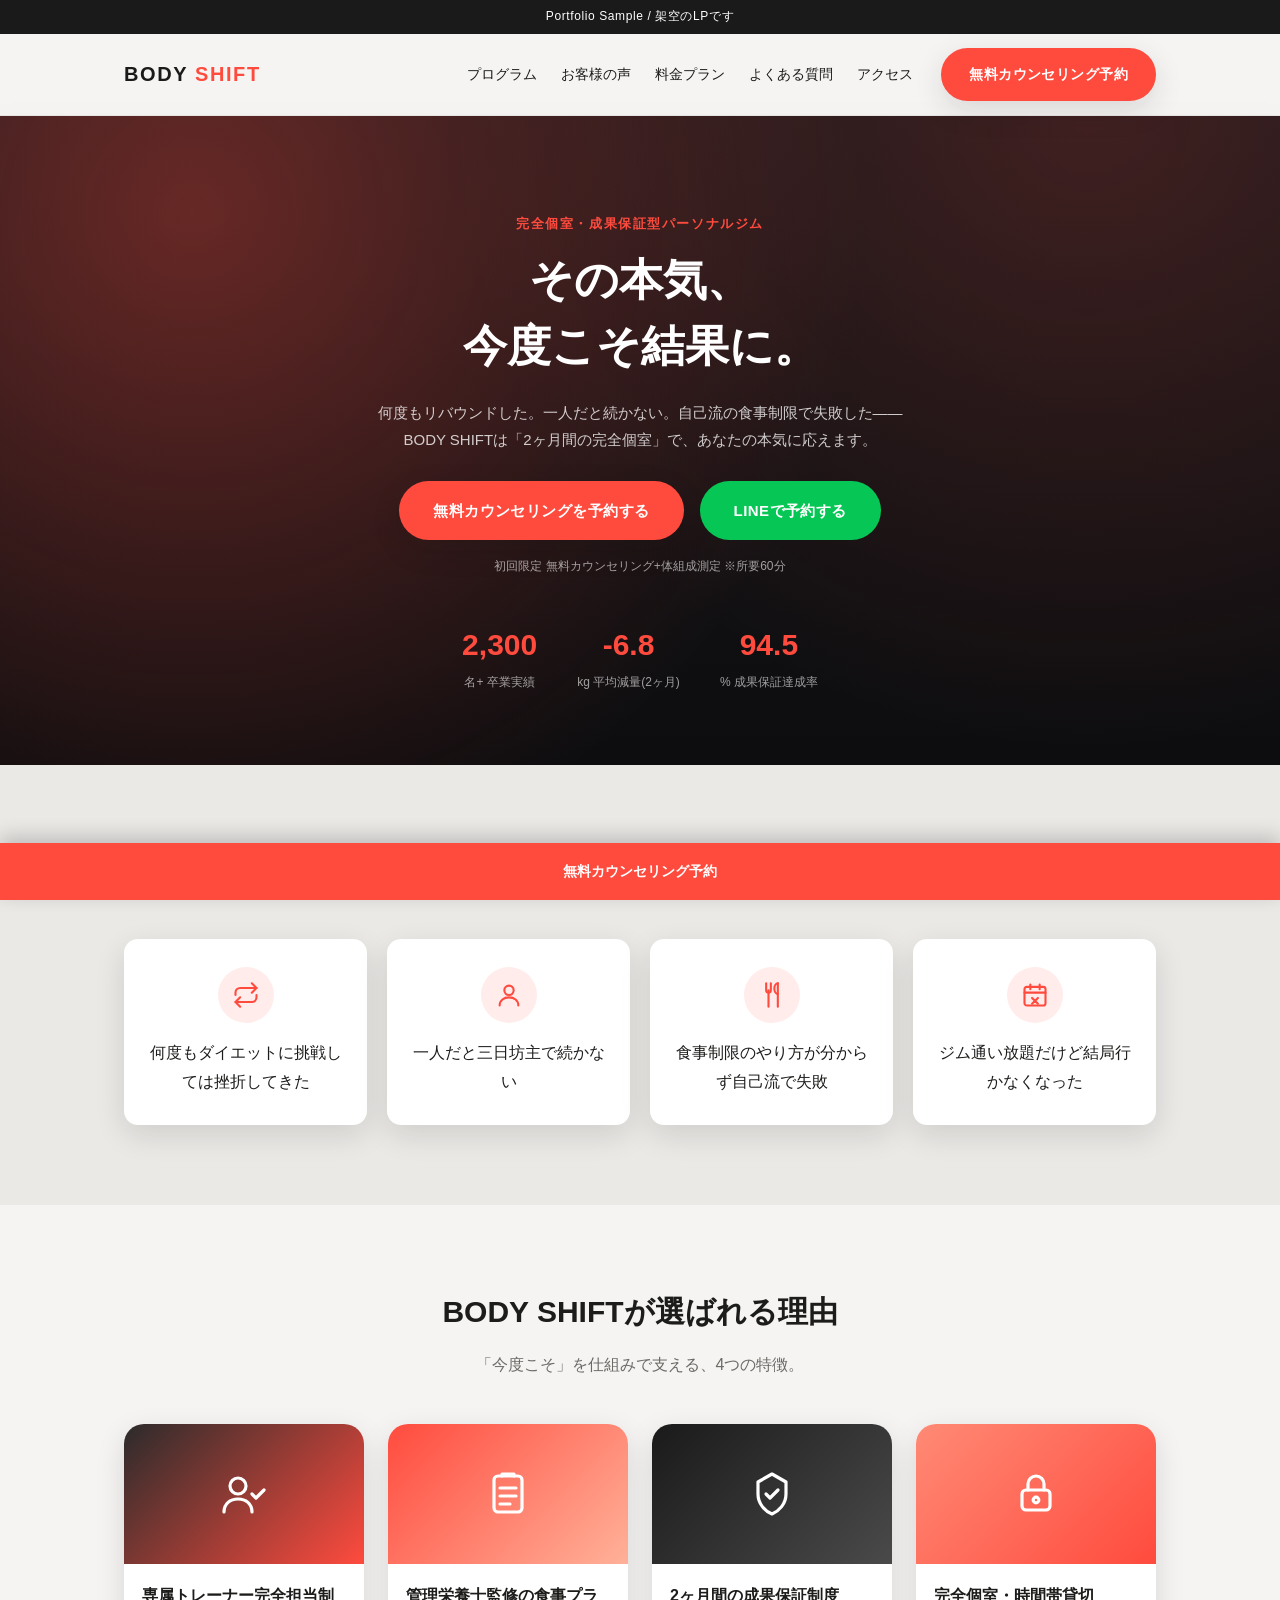
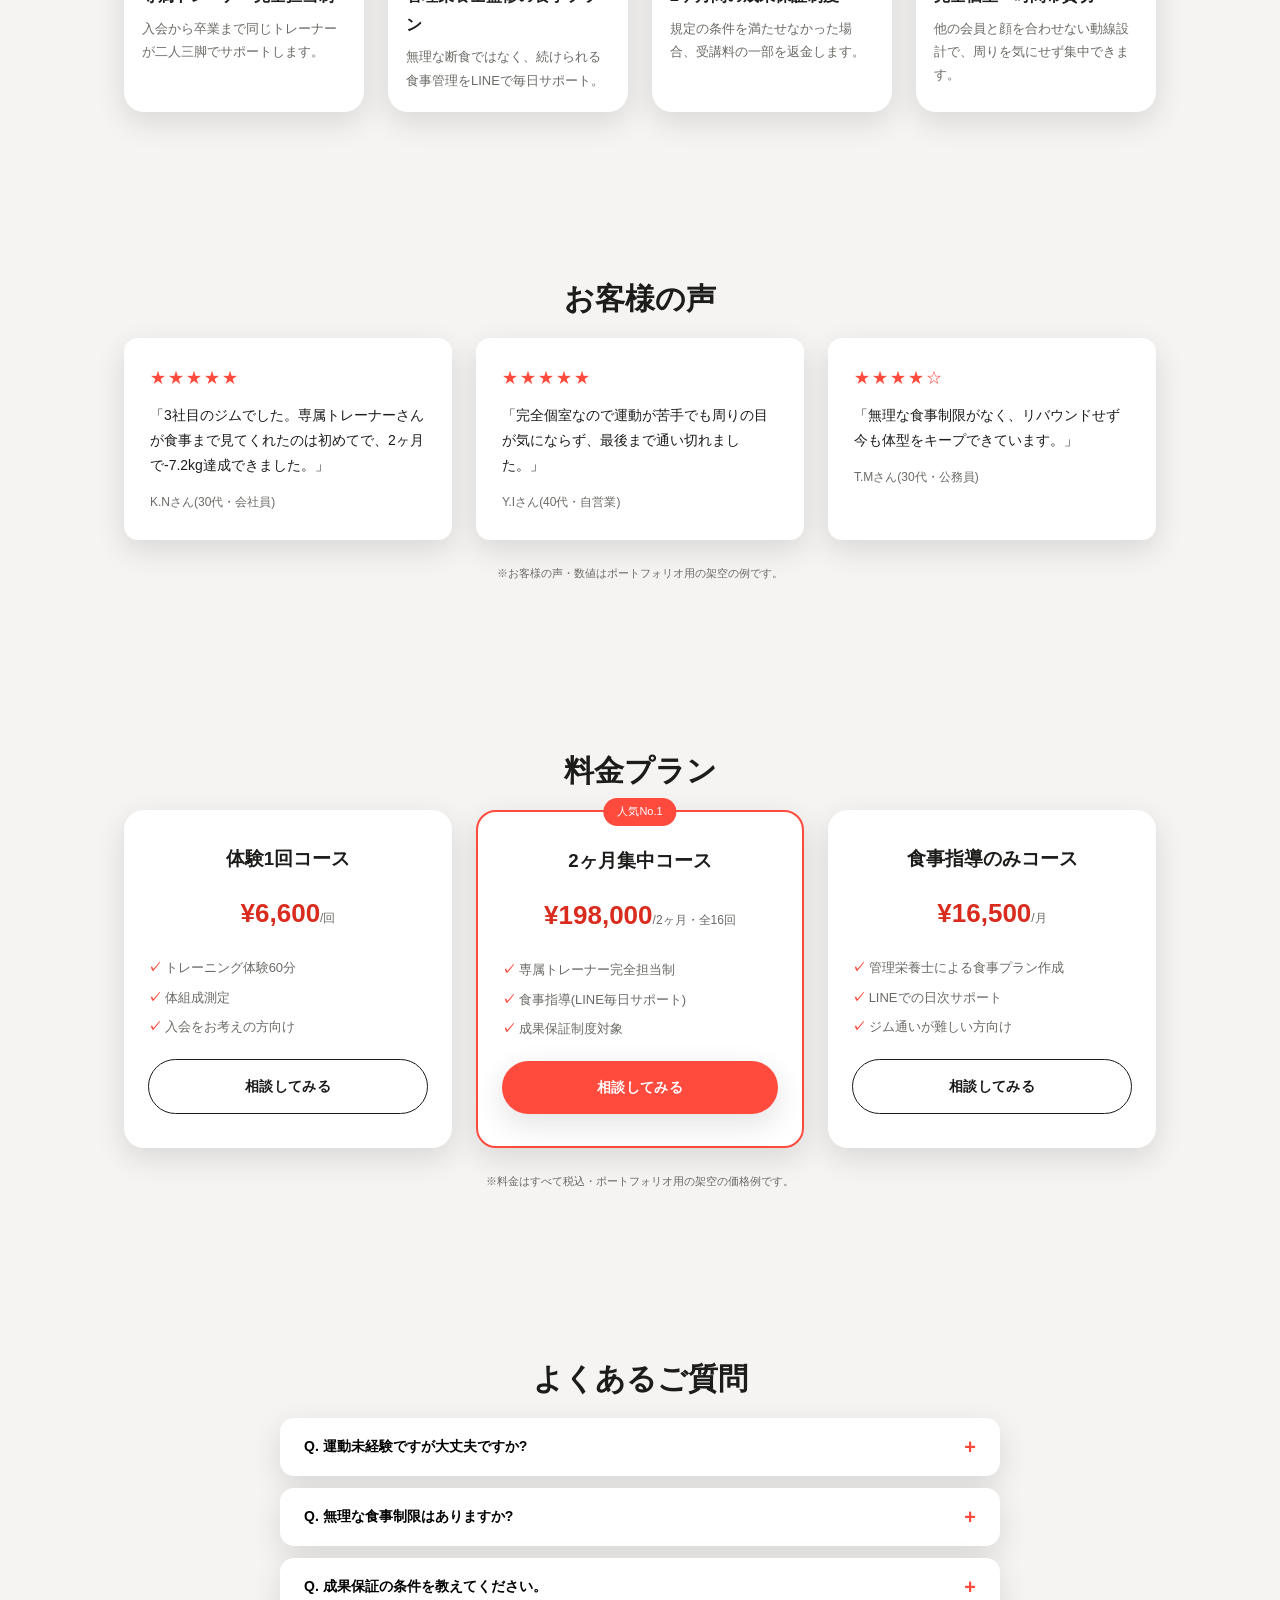
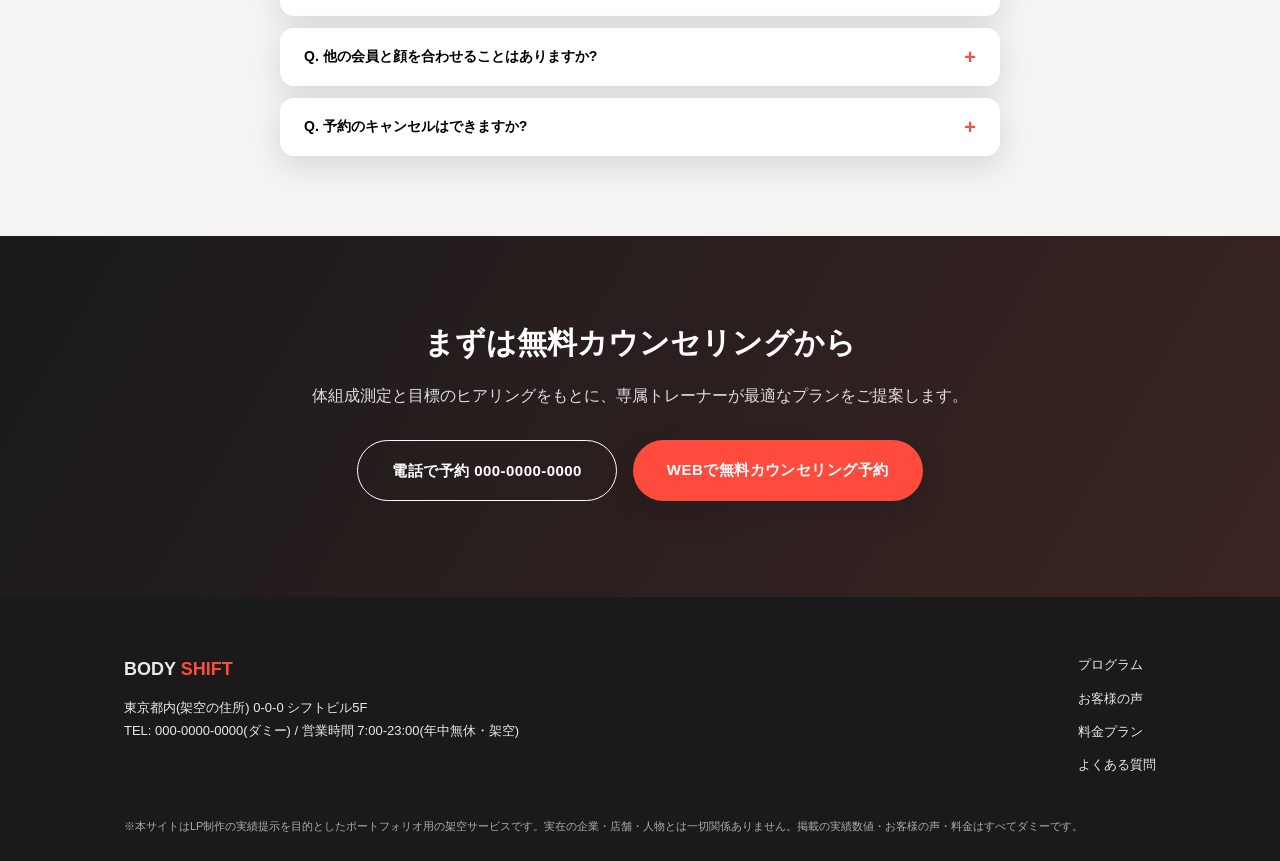
<file: パーソナルジム/index.html>
<!DOCTYPE html>
<html lang="ja">
<head>
<!-- Google tag (gtag.js) -->
<script async src="https://www.googletagmanager.com/gtag/js?id=G-KRN12DP50M"></script>
<script>
  window.dataLayer = window.dataLayer || [];
  function gtag(){dataLayer.push(arguments);}
  gtag('js', new Date());
  gtag('config', 'G-KRN12DP50M');
</script>
<meta charset="UTF-8">
<meta name="viewport" content="width=device-width, initial-scale=1.0">
<title>BODY SHIFT | 2ヶ月完全個室パーソナルジム(ポートフォリオ用ダミーサイト)</title>
<meta name="description" content="BODY SHIFTは、専属トレーナー完全担当制と成果保証制度が特徴の2ヶ月集中パーソナルジムです。無料カウンセリング実施中。※本サイトはLP制作ポートフォリオ用の架空サービスです。">
<meta name="robots" content="noindex, nofollow">
<link rel="stylesheet" href="style.css">
</head>
<body>

<div class="portfolio-badge">Portfolio Sample / 架空のLPです</div>

<header class="site-header">
  <div class="container header-inner">
    <a href="#top" class="logo">BODY <span>SHIFT</span></a>
    <button class="nav-toggle" aria-label="メニューを開く" aria-expanded="false">
      <span></span><span></span><span></span>
    </button>
    <nav class="site-nav">
      <ul>
        <li><a href="#menu">プログラム</a></li>
        <li><a href="#voice">お客様の声</a></li>
        <li><a href="#price">料金プラン</a></li>
        <li><a href="#faq">よくある質問</a></li>
        <li><a href="#access">アクセス</a></li>
      </ul>
      <a href="#reserve" class="btn btn-primary nav-cta">無料カウンセリング予約</a>
    </nav>
  </div>
</header>

<main id="top">
  <section class="hero" id="hero">
    <div class="hero-bg" aria-hidden="true"></div>
    <div class="container hero-inner">
      <p class="hero-eyebrow">完全個室・成果保証型パーソナルジム</p>
      <h1>その本気、<br>今度こそ結果に。</h1>
      <p class="hero-lead">何度もリバウンドした。一人だと続かない。自己流の食事制限で失敗した——<br>BODY SHIFTは「2ヶ月間の完全個室」で、あなたの本気に応えます。</p>
      <div class="hero-actions">
        <a href="#reserve" class="btn btn-primary btn-lg">無料カウンセリングを予約する</a>
        <a href="#reserve" class="btn btn-line btn-lg">LINEで予約する</a>
      </div>
      <p class="hero-note">初回限定 無料カウンセリング+体組成測定 ※所要60分</p>
      <div class="hero-stats">
        <div class="stat"><span class="stat-num">2,300</span><span class="stat-label">名+ 卒業実績</span></div>
        <div class="stat"><span class="stat-num">-6.8</span><span class="stat-label">kg 平均減量(2ヶ月)</span></div>
        <div class="stat"><span class="stat-num">94.5</span><span class="stat-label">% 成果保証達成率</span></div>
      </div>
    </div>
  </section>

  <section class="worries">
    <div class="container">
      <h2 class="section-title">こんなお悩み、ありませんか?</h2>
      <div class="worry-grid">
        <div class="worry-card">
          <div class="worry-icon" aria-hidden="true">
            <svg viewBox="0 0 24 24" fill="none" stroke="currentColor" stroke-width="1.8" stroke-linecap="round" stroke-linejoin="round">
              <path d="M17 2 21 6 17 10"/>
              <path d="M3 12v-2a4 4 0 0 1 4-4h14"/>
              <path d="M7 22 3 18 7 14"/>
              <path d="M21 12v2a4 4 0 0 1-4 4H3"/>
            </svg>
          </div>
          <p>何度もダイエットに挑戦しては挫折してきた</p>
        </div>
        <div class="worry-card">
          <div class="worry-icon" aria-hidden="true">
            <svg viewBox="0 0 24 24" fill="none" stroke="currentColor" stroke-width="1.8" stroke-linecap="round" stroke-linejoin="round">
              <circle cx="12" cy="8" r="4"/>
              <path d="M4 21c0-4.4 3.6-7 8-7s8 2.6 8 7"/>
            </svg>
          </div>
          <p>一人だと三日坊主で続かない</p>
        </div>
        <div class="worry-card">
          <div class="worry-icon" aria-hidden="true">
            <svg viewBox="0 0 24 24" fill="none" stroke="currentColor" stroke-width="1.8" stroke-linecap="round" stroke-linejoin="round">
              <path d="M7 2v6a2 2 0 0 0 4 0V2"/>
              <path d="M9 8v14"/>
              <path d="M17 2c-1.6 0-3 1.8-3 4.5S15.4 11 17 11"/>
              <path d="M17 2v20"/>
            </svg>
          </div>
          <p>食事制限のやり方が分からず自己流で失敗</p>
        </div>
        <div class="worry-card">
          <div class="worry-icon" aria-hidden="true">
            <svg viewBox="0 0 24 24" fill="none" stroke="currentColor" stroke-width="1.8" stroke-linecap="round" stroke-linejoin="round">
              <rect x="3" y="5" width="18" height="16" rx="2"/>
              <path d="M3 10h18"/>
              <path d="M8 3v4M16 3v4"/>
              <path d="M9.5 14.5l5 5M14.5 14.5l-5 5"/>
            </svg>
          </div>
          <p>ジム通い放題だけど結局行かなくなった</p>
        </div>
      </div>
    </div>
  </section>

  <section class="menu" id="menu">
    <div class="container">
      <h2 class="section-title">BODY SHIFTが選ばれる理由</h2>
      <p class="section-lead">「今度こそ」を仕組みで支える、4つの特徴。</p>
      <div class="menu-grid">
        <article class="menu-card">
          <div class="menu-thumb thumb-1" aria-hidden="true">
            <svg viewBox="0 0 24 24" fill="none" stroke="#fff" stroke-width="1.6" stroke-linecap="round" stroke-linejoin="round">
              <circle cx="9" cy="8" r="4"/>
              <path d="M2 21c0-4.2 3.1-6.5 7-6.5s7 2.3 7 6.5"/>
              <path d="M16 12l2 2 4-4"/>
            </svg>
          </div>
          <h3>専属トレーナー完全担当制</h3>
          <p>入会から卒業まで同じトレーナーが二人三脚でサポートします。</p>
        </article>
        <article class="menu-card">
          <div class="menu-thumb thumb-2" aria-hidden="true">
            <svg viewBox="0 0 24 24" fill="none" stroke="#fff" stroke-width="1.6" stroke-linecap="round" stroke-linejoin="round">
              <rect x="5" y="3" width="14" height="18" rx="2"/>
              <path d="M9 3V2h6v1"/>
              <path d="M8 9h8M8 13h8M8 17h5"/>
            </svg>
          </div>
          <h3>管理栄養士監修の食事プラン</h3>
          <p>無理な断食ではなく、続けられる食事管理をLINEで毎日サポート。</p>
        </article>
        <article class="menu-card">
          <div class="menu-thumb thumb-3" aria-hidden="true">
            <svg viewBox="0 0 24 24" fill="none" stroke="#fff" stroke-width="1.6" stroke-linecap="round" stroke-linejoin="round">
              <path d="M12 2l7 4v6c0 5-3.5 8.5-7 10-3.5-1.5-7-5-7-10V6z"/>
              <path d="M9 12l2 2 4-4"/>
            </svg>
          </div>
          <h3>2ヶ月間の成果保証制度</h3>
          <p>規定の条件を満たせなかった場合、受講料の一部を返金します。</p>
        </article>
        <article class="menu-card">
          <div class="menu-thumb thumb-4" aria-hidden="true">
            <svg viewBox="0 0 24 24" fill="none" stroke="#fff" stroke-width="1.6" stroke-linecap="round" stroke-linejoin="round">
              <rect x="5" y="10" width="14" height="10" rx="2"/>
              <path d="M8 10V7a4 4 0 0 1 8 0v3"/>
              <circle cx="12" cy="15" r="1.4"/>
            </svg>
          </div>
          <h3>完全個室・時間帯貸切</h3>
          <p>他の会員と顔を合わせない動線設計で、周りを気にせず集中できます。</p>
        </article>
      </div>
    </div>
  </section>

  <section class="voice" id="voice">
    <div class="container">
      <h2 class="section-title">お客様の声</h2>
      <div class="voice-grid">
        <article class="voice-card">
          <div class="voice-stars" aria-label="評価5段階中5">★★★★★</div>
          <p class="voice-comment">「3社目のジムでした。専属トレーナーさんが食事まで見てくれたのは初めてで、2ヶ月で-7.2kg達成できました。」</p>
          <p class="voice-name">K.Nさん(30代・会社員)</p>
        </article>
        <article class="voice-card">
          <div class="voice-stars" aria-label="評価5段階中5">★★★★★</div>
          <p class="voice-comment">「完全個室なので運動が苦手でも周りの目が気にならず、最後まで通い切れました。」</p>
          <p class="voice-name">Y.Iさん(40代・自営業)</p>
        </article>
        <article class="voice-card">
          <div class="voice-stars" aria-label="評価5段階中4">★★★★☆</div>
          <p class="voice-comment">「無理な食事制限がなく、リバウンドせず今も体型をキープできています。」</p>
          <p class="voice-name">T.Mさん(30代・公務員)</p>
        </article>
      </div>
      <p class="disclaimer-inline">※お客様の声・数値はポートフォリオ用の架空の例です。</p>
    </div>
  </section>

  <section class="price" id="price">
    <div class="container">
      <h2 class="section-title">料金プラン</h2>
      <div class="price-grid">
        <div class="price-card">
          <h3>体験1回コース</h3>
          <p class="price-value">¥6,600<span>/回</span></p>
          <ul><li>トレーニング体験60分</li><li>体組成測定</li><li>入会をお考えの方向け</li></ul>
          <a href="#reserve" class="btn btn-outline">相談してみる</a>
        </div>
        <div class="price-card price-featured">
          <p class="price-badge">人気No.1</p>
          <h3>2ヶ月集中コース</h3>
          <p class="price-value">¥198,000<span>/2ヶ月・全16回</span></p>
          <ul><li>専属トレーナー完全担当制</li><li>食事指導(LINE毎日サポート)</li><li>成果保証制度対象</li></ul>
          <a href="#reserve" class="btn btn-primary">相談してみる</a>
        </div>
        <div class="price-card">
          <h3>食事指導のみコース</h3>
          <p class="price-value">¥16,500<span>/月</span></p>
          <ul><li>管理栄養士による食事プラン作成</li><li>LINEでの日次サポート</li><li>ジム通いが難しい方向け</li></ul>
          <a href="#reserve" class="btn btn-outline">相談してみる</a>
        </div>
      </div>
      <p class="disclaimer-inline">※料金はすべて税込・ポートフォリオ用の架空の価格例です。</p>
    </div>
  </section>

  <section class="faq" id="faq">
    <div class="container">
      <h2 class="section-title">よくあるご質問</h2>
      <div class="faq-list">
        <div class="faq-item">
          <button class="faq-question" aria-expanded="false">Q. 運動未経験ですが大丈夫ですか?</button>
          <div class="faq-answer"><p>A. 会員様の多くが運動未経験からのスタートです。専属トレーナーが体力・目標に合わせてメニューを調整します。</p></div>
        </div>
        <div class="faq-item">
          <button class="faq-question" aria-expanded="false">Q. 無理な食事制限はありますか?</button>
          <div class="faq-answer"><p>A. 極端な断食は行いません。管理栄養士監修のもと、卒業後も続けやすい食事管理を指導します。</p></div>
        </div>
        <div class="faq-item">
          <button class="faq-question" aria-expanded="false">Q. 成果保証の条件を教えてください。</button>
          <div class="faq-answer"><p>A. 2ヶ月集中コースにおいて、規定の来店回数・食事記録提出を満たしたうえで目標体重に届かなかった場合、受講料の一部を返金する制度です(詳細条件はカウンセリング時にご説明します)。</p></div>
        </div>
        <div class="faq-item">
          <button class="faq-question" aria-expanded="false">Q. 他の会員と顔を合わせることはありますか?</button>
          <div class="faq-answer"><p>A. 完全個室・時間帯貸切制のため、トレーニング中に他の会員様と顔を合わせることはありません。</p></div>
        </div>
        <div class="faq-item">
          <button class="faq-question" aria-expanded="false">Q. 予約のキャンセルはできますか?</button>
          <div class="faq-answer"><p>A. 前日20時までのご連絡でキャンセル・変更が可能です。</p></div>
        </div>
      </div>
    </div>
  </section>

  <section class="reserve-cta" id="reserve">
    <div class="container reserve-inner">
      <h2>まずは無料カウンセリングから</h2>
      <p>体組成測定と目標のヒアリングをもとに、専属トレーナーが最適なプランをご提案します。</p>
      <div class="hero-actions">
        <a href="tel:0000000000" class="btn btn-outline-light btn-lg">電話で予約 000-0000-0000</a>
        <a href="#" class="btn btn-primary btn-lg">WEBで無料カウンセリング予約</a>
      </div>
    </div>
  </section>
</main>

<footer class="site-footer" id="access">
  <div class="container footer-inner">
    <div>
      <p class="footer-logo">BODY <span>SHIFT</span></p>
      <p>東京都内(架空の住所) 0-0-0 シフトビル5F</p>
      <p>TEL: 000-0000-0000(ダミー) / 営業時間 7:00-23:00(年中無休・架空)</p>
    </div>
    <nav class="footer-nav">
      <a href="#menu">プログラム</a>
      <a href="#voice">お客様の声</a>
      <a href="#price">料金プラン</a>
      <a href="#faq">よくある質問</a>
    </nav>
  </div>
  <p class="footer-disclaimer">※本サイトはLP制作の実績提示を目的としたポートフォリオ用の架空サービスです。実在の企業・店舗・人物とは一切関係ありません。掲載の実績数値・お客様の声・料金はすべてダミーです。</p>
</footer>

<a href="#reserve" class="sticky-cta">
  <span>無料カウンセリング予約</span>
</a>

<script src="script.js"></script>
</body>
</html>
</file>
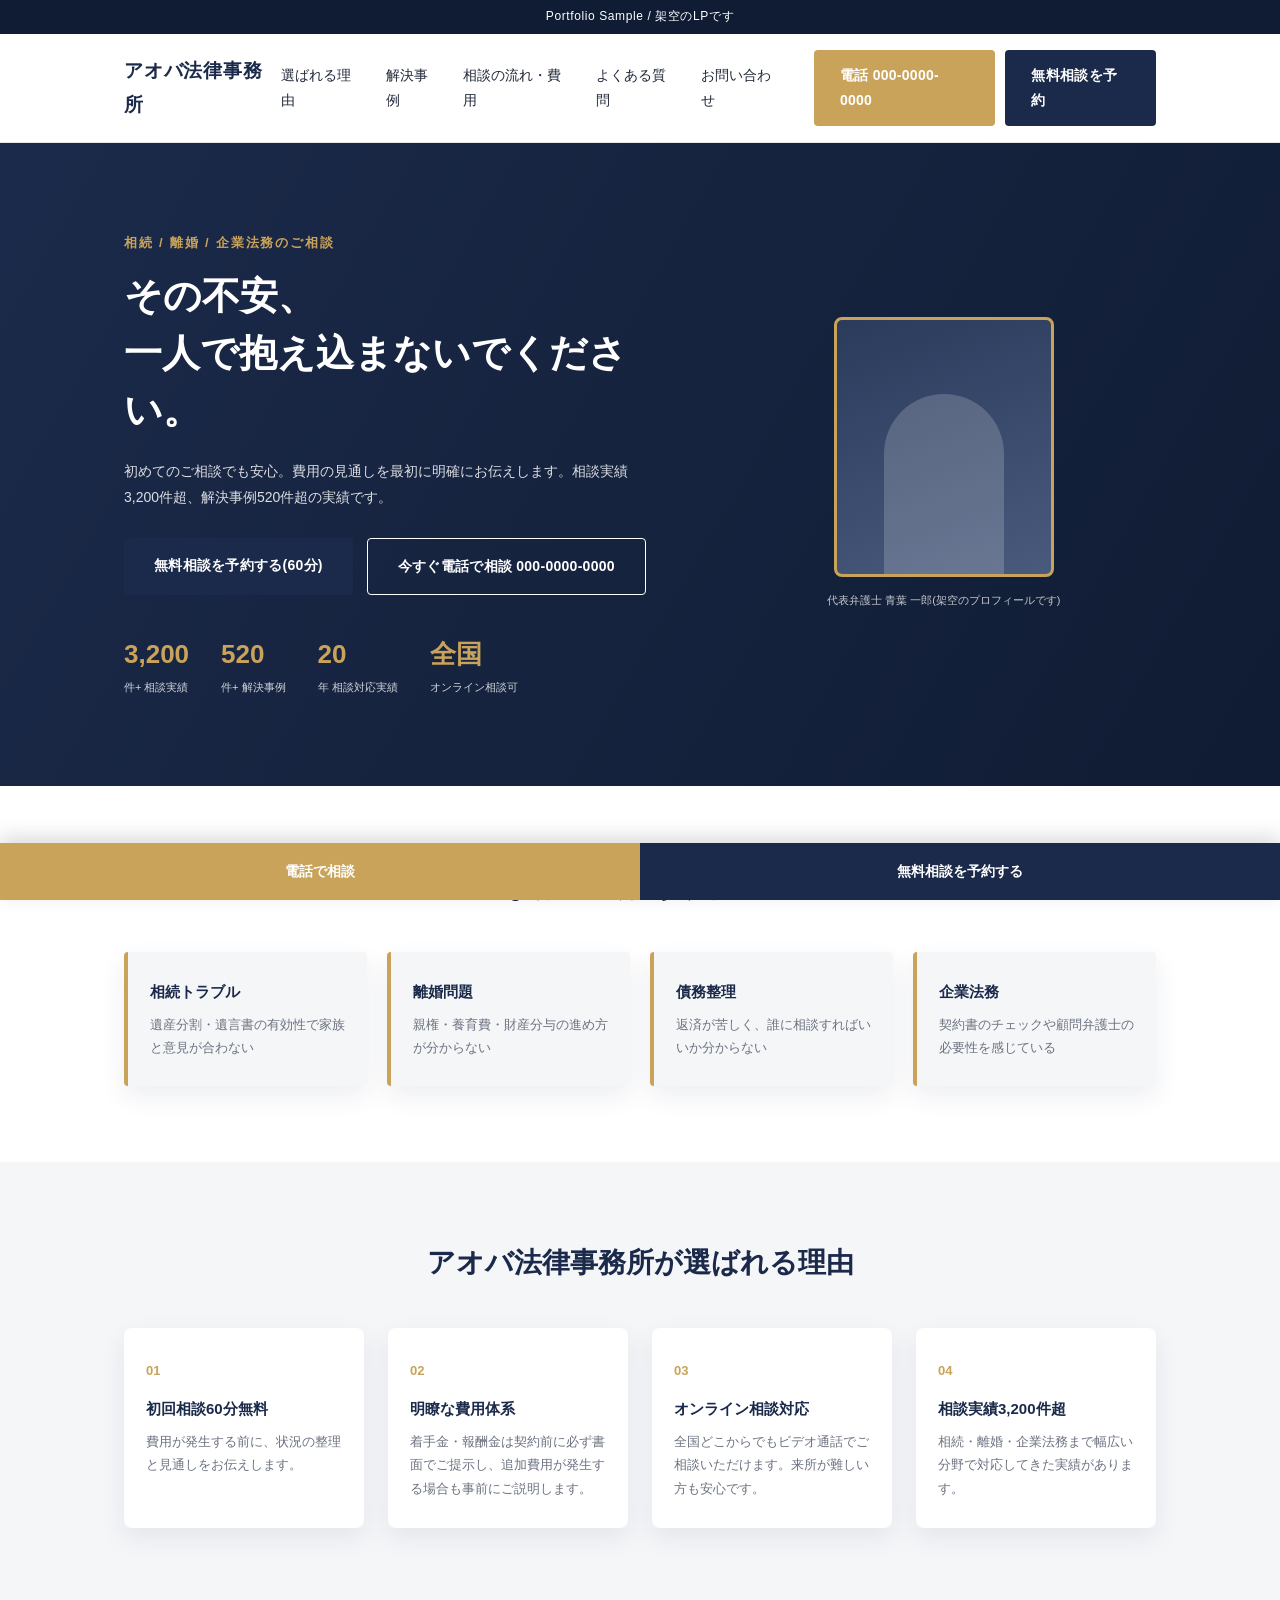
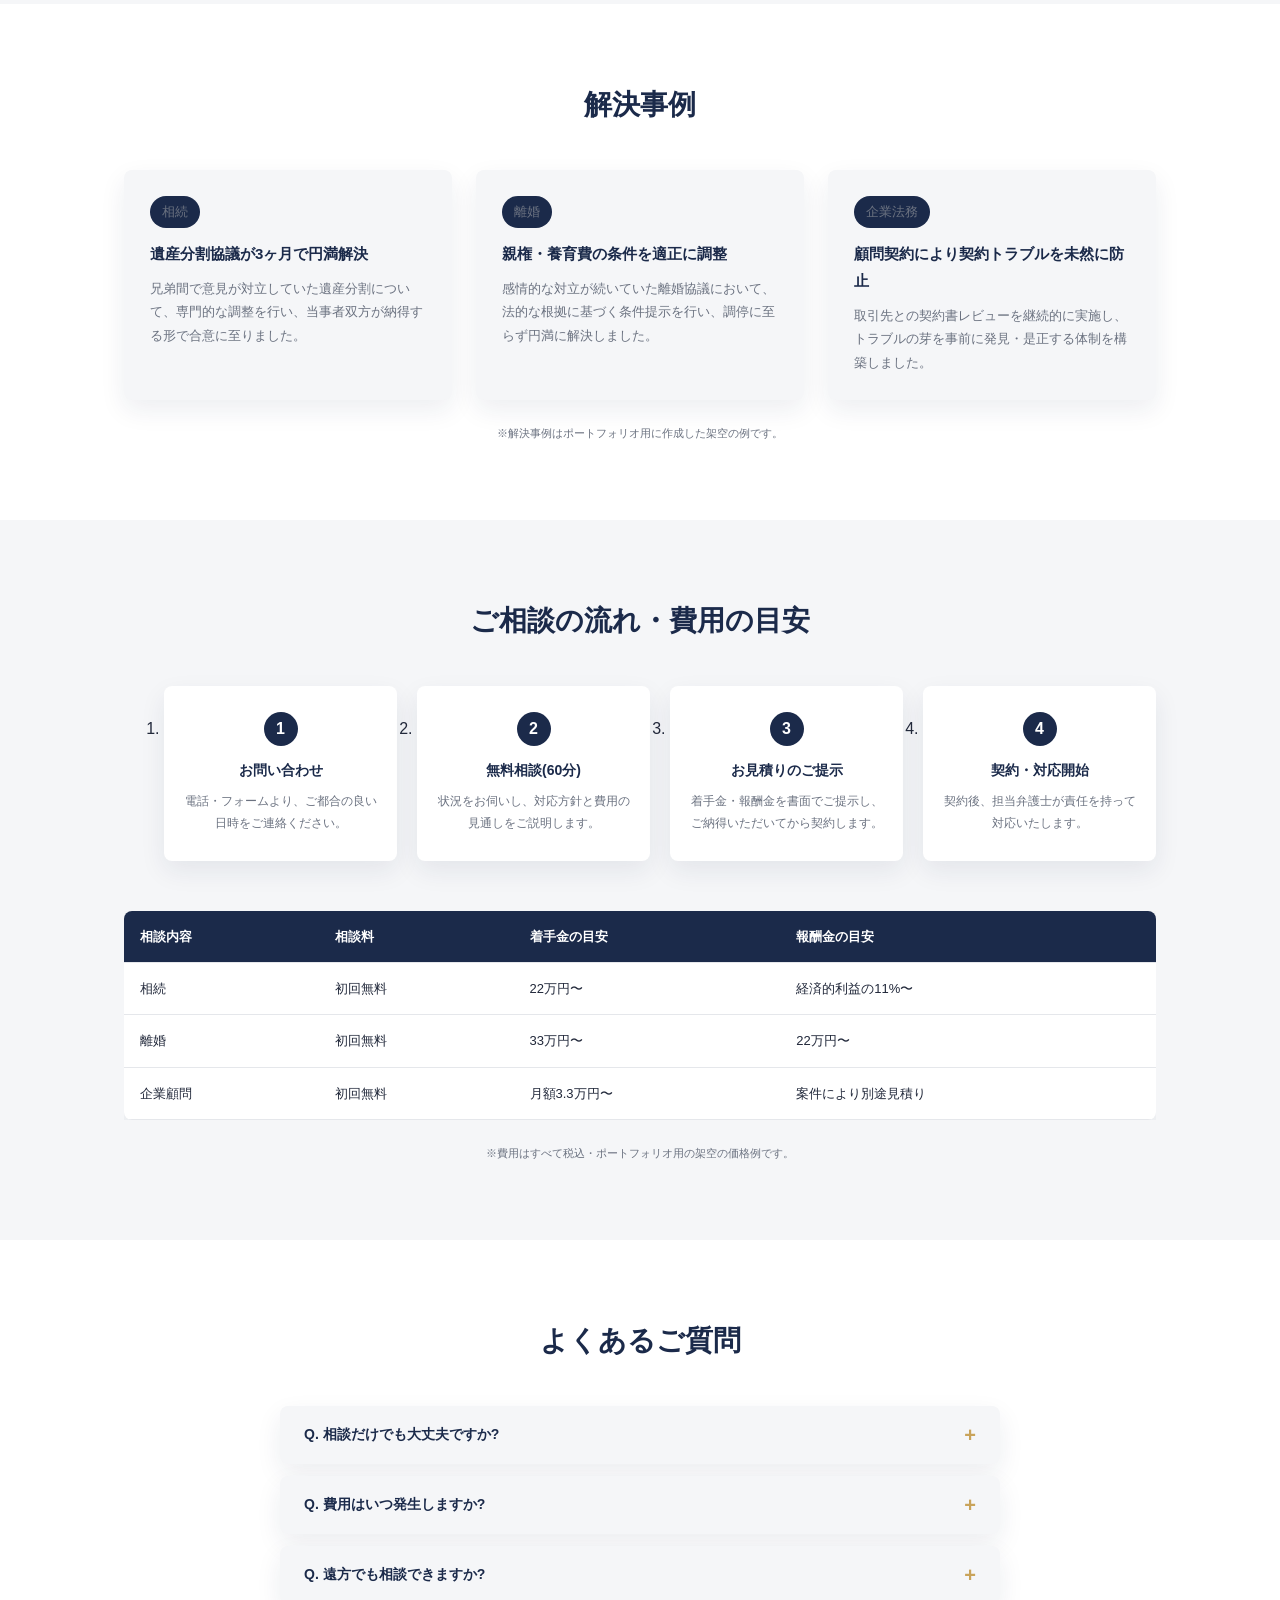
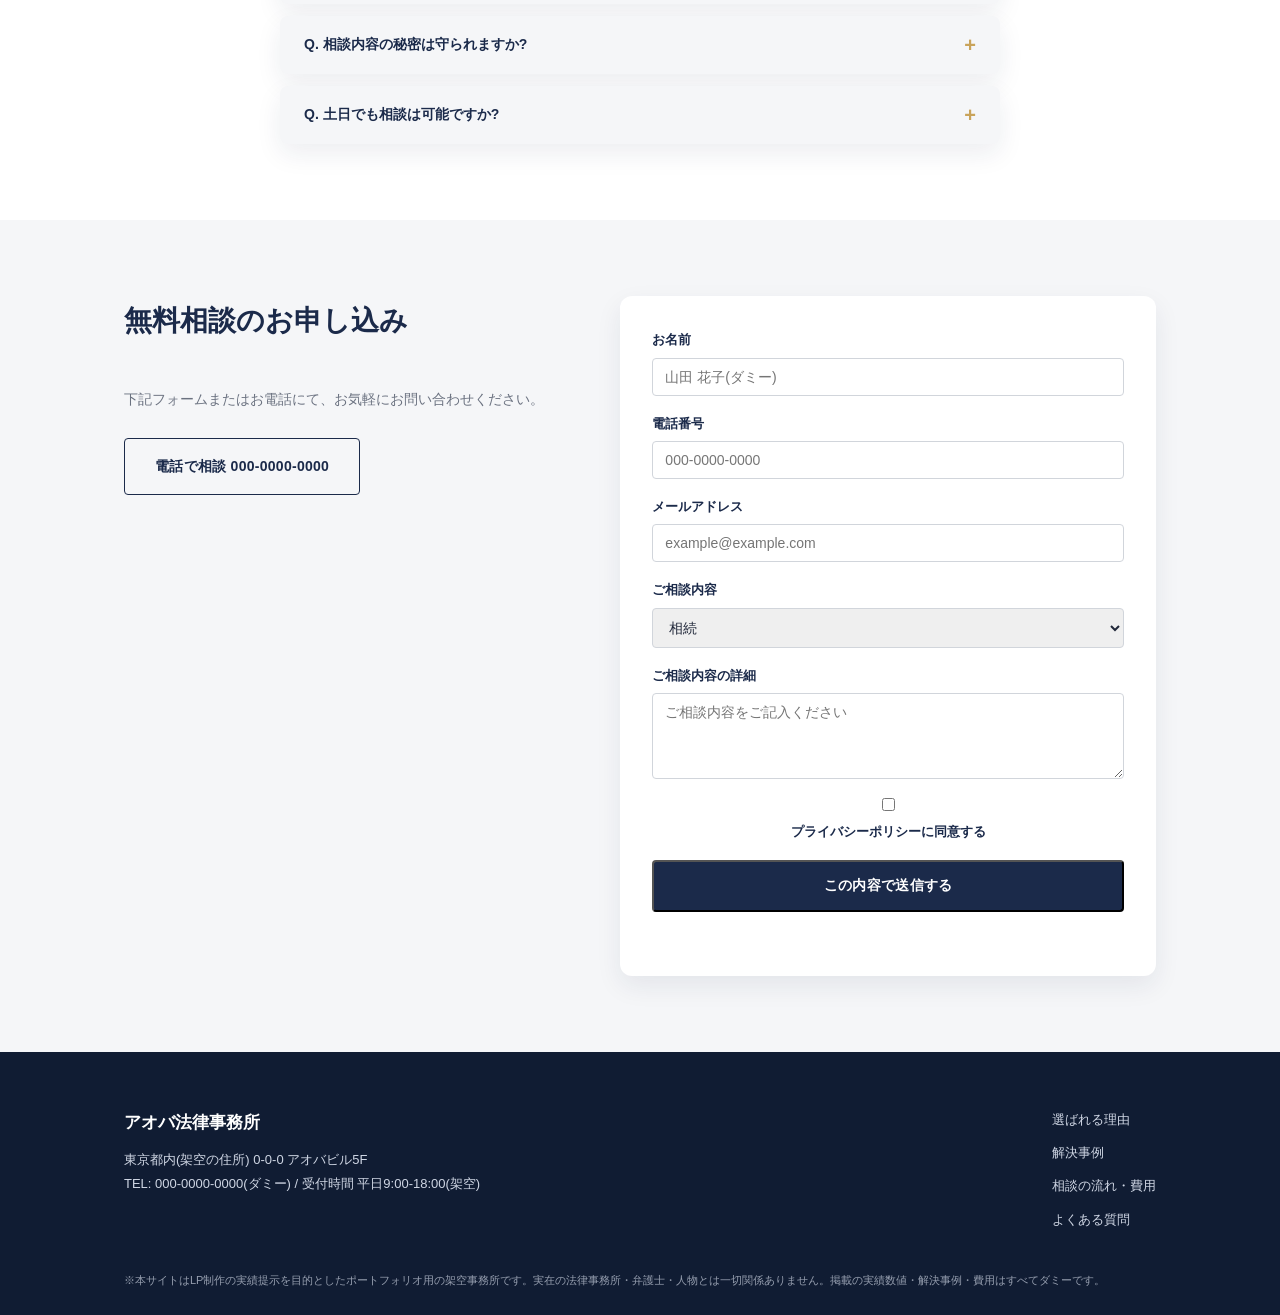
<file: 士業専門家相談/index.html>
<!DOCTYPE html>
<html lang="ja">
<head>
<!-- Google tag (gtag.js) -->
<script async src="https://www.googletagmanager.com/gtag/js?id=G-KRN12DP50M"></script>
<script>
  window.dataLayer = window.dataLayer || [];
  function gtag(){dataLayer.push(arguments);}
  gtag('js', new Date());
  gtag('config', 'G-KRN12DP50M');
</script>
<meta charset="UTF-8">
<meta name="viewport" content="width=device-width, initial-scale=1.0">
<title>アオバ法律事務所 | 相続・離婚・企業法務のご相談(ポートフォリオ用ダミーサイト)</title>
<meta name="description" content="アオバ法律事務所は、相続・離婚・企業法務のご相談を承る法律事務所です。初回相談60分無料。※本サイトはLP制作ポートフォリオ用の架空事務所です。">
<meta name="robots" content="noindex, nofollow">
<link rel="stylesheet" href="style.css">
</head>
<body>

<div class="portfolio-badge">Portfolio Sample / 架空のLPです</div>

<header class="site-header">
  <div class="container header-inner">
    <a href="#top" class="logo">アオバ法律事務所</a>
    <button class="nav-toggle" aria-label="メニューを開く" aria-expanded="false"><span></span><span></span><span></span></button>
    <nav class="site-nav">
      <ul>
        <li><a href="#strength">選ばれる理由</a></li>
        <li><a href="#case">解決事例</a></li>
        <li><a href="#flow">相談の流れ・費用</a></li>
        <li><a href="#faq">よくある質問</a></li>
        <li><a href="#contact">お問い合わせ</a></li>
      </ul>
      <div class="nav-actions">
        <a href="tel:0000000000" class="btn btn-tel">電話 000-0000-0000</a>
        <a href="#contact" class="btn btn-primary">無料相談を予約</a>
      </div>
    </nav>
  </div>
</header>

<main id="top">
  <section class="hero" id="hero">
    <div class="container hero-inner">
      <div class="hero-text">
        <p class="hero-eyebrow">相続 / 離婚 / 企業法務のご相談</p>
        <h1>その不安、<br>一人で抱え込まないでください。</h1>
        <p class="hero-lead">初めてのご相談でも安心。費用の見通しを最初に明確にお伝えします。相談実績3,200件超、解決事例520件超の実績です。</p>
        <div class="hero-actions">
          <a href="#contact" class="btn btn-primary btn-lg">無料相談を予約する(60分)</a>
          <a href="tel:0000000000" class="btn btn-outline-light btn-lg">今すぐ電話で相談 000-0000-0000</a>
        </div>
        <div class="hero-stats">
          <div class="stat"><span class="stat-num">3,200</span><span class="stat-label">件+ 相談実績</span></div>
          <div class="stat"><span class="stat-num">520</span><span class="stat-label">件+ 解決事例</span></div>
          <div class="stat"><span class="stat-num">20</span><span class="stat-label">年 相談対応実績</span></div>
          <div class="stat"><span class="stat-num">全国</span><span class="stat-label">オンライン相談可</span></div>
        </div>
      </div>
      <div class="hero-photo" aria-hidden="true">
        <div class="photo-frame">
          <div class="silhouette"></div>
        </div>
        <p class="photo-caption">代表弁護士 青葉 一郎(架空のプロフィールです)</p>
      </div>
    </div>
  </section>

  <section class="worries">
    <div class="container">
      <h2 class="section-title">こんなお悩みはありませんか?</h2>
      <div class="worry-grid">
        <div class="worry-card"><h3>相続トラブル</h3><p>遺産分割・遺言書の有効性で家族と意見が合わない</p></div>
        <div class="worry-card"><h3>離婚問題</h3><p>親権・養育費・財産分与の進め方が分からない</p></div>
        <div class="worry-card"><h3>債務整理</h3><p>返済が苦しく、誰に相談すればいいか分からない</p></div>
        <div class="worry-card"><h3>企業法務</h3><p>契約書のチェックや顧問弁護士の必要性を感じている</p></div>
      </div>
    </div>
  </section>

  <section class="strength" id="strength">
    <div class="container">
      <h2 class="section-title">アオバ法律事務所が選ばれる理由</h2>
      <div class="strength-grid">
        <div class="strength-card"><span class="strength-num">01</span><h3>初回相談60分無料</h3><p>費用が発生する前に、状況の整理と見通しをお伝えします。</p></div>
        <div class="strength-card"><span class="strength-num">02</span><h3>明瞭な費用体系</h3><p>着手金・報酬金は契約前に必ず書面でご提示し、追加費用が発生する場合も事前にご説明します。</p></div>
        <div class="strength-card"><span class="strength-num">03</span><h3>オンライン相談対応</h3><p>全国どこからでもビデオ通話でご相談いただけます。来所が難しい方も安心です。</p></div>
        <div class="strength-card"><span class="strength-num">04</span><h3>相談実績3,200件超</h3><p>相続・離婚・企業法務まで幅広い分野で対応してきた実績があります。</p></div>
      </div>
    </div>
  </section>

  <section class="case" id="case">
    <div class="container">
      <h2 class="section-title">解決事例</h2>
      <div class="case-grid">
        <article class="case-card">
          <p class="case-tag">相続</p>
          <h3>遺産分割協議が3ヶ月で円満解決</h3>
          <p>兄弟間で意見が対立していた遺産分割について、専門的な調整を行い、当事者双方が納得する形で合意に至りました。</p>
        </article>
        <article class="case-card">
          <p class="case-tag">離婚</p>
          <h3>親権・養育費の条件を適正に調整</h3>
          <p>感情的な対立が続いていた離婚協議において、法的な根拠に基づく条件提示を行い、調停に至らず円満に解決しました。</p>
        </article>
        <article class="case-card">
          <p class="case-tag">企業法務</p>
          <h3>顧問契約により契約トラブルを未然に防止</h3>
          <p>取引先との契約書レビューを継続的に実施し、トラブルの芽を事前に発見・是正する体制を構築しました。</p>
        </article>
      </div>
      <p class="disclaimer-inline">※解決事例はポートフォリオ用に作成した架空の例です。</p>
    </div>
  </section>

  <section class="flow" id="flow">
    <div class="container">
      <h2 class="section-title">ご相談の流れ・費用の目安</h2>
      <ol class="flow-steps">
        <li><span class="flow-num">1</span><h3>お問い合わせ</h3><p>電話・フォームより、ご都合の良い日時をご連絡ください。</p></li>
        <li><span class="flow-num">2</span><h3>無料相談(60分)</h3><p>状況をお伺いし、対応方針と費用の見通しをご説明します。</p></li>
        <li><span class="flow-num">3</span><h3>お見積りのご提示</h3><p>着手金・報酬金を書面でご提示し、ご納得いただいてから契約します。</p></li>
        <li><span class="flow-num">4</span><h3>契約・対応開始</h3><p>契約後、担当弁護士が責任を持って対応いたします。</p></li>
      </ol>
      <div class="fee-table-wrap">
        <table class="fee-table">
          <thead><tr><th>相談内容</th><th>相談料</th><th>着手金の目安</th><th>報酬金の目安</th></tr></thead>
          <tbody>
            <tr><td>相続</td><td>初回無料</td><td>22万円〜</td><td>経済的利益の11%〜</td></tr>
            <tr><td>離婚</td><td>初回無料</td><td>33万円〜</td><td>22万円〜</td></tr>
            <tr><td>企業顧問</td><td>初回無料</td><td>月額3.3万円〜</td><td>案件により別途見積り</td></tr>
          </tbody>
        </table>
      </div>
      <p class="disclaimer-inline">※費用はすべて税込・ポートフォリオ用の架空の価格例です。</p>
    </div>
  </section>

  <section class="faq" id="faq">
    <div class="container">
      <h2 class="section-title">よくあるご質問</h2>
      <div class="faq-list">
        <div class="faq-item"><button class="faq-question" aria-expanded="false">Q. 相談だけでも大丈夫ですか?</button><div class="faq-answer"><p>A. もちろんです。相談のみで契約を強制することはございません。</p></div></div>
        <div class="faq-item"><button class="faq-question" aria-expanded="false">Q. 費用はいつ発生しますか?</button><div class="faq-answer"><p>A. 初回相談は無料です。着手金は契約後に発生し、事前に必ず書面でご説明します。</p></div></div>
        <div class="faq-item"><button class="faq-question" aria-expanded="false">Q. 遠方でも相談できますか?</button><div class="faq-answer"><p>A. オンライン相談に対応しておりますので、全国どこからでもご相談いただけます。</p></div></div>
        <div class="faq-item"><button class="faq-question" aria-expanded="false">Q. 相談内容の秘密は守られますか?</button><div class="faq-answer"><p>A. 弁護士には守秘義務があり、相談内容が外部に漏れることはございません。</p></div></div>
        <div class="faq-item"><button class="faq-question" aria-expanded="false">Q. 土日でも相談は可能ですか?</button><div class="faq-answer"><p>A. 事前予約制で土曜日の相談枠もご用意しております。</p></div></div>
      </div>
    </div>
  </section>

  <section class="contact" id="contact">
    <div class="container contact-inner">
      <div class="contact-text">
        <h2 class="section-title contact-title">無料相談のお申し込み</h2>
        <p>下記フォームまたはお電話にて、お気軽にお問い合わせください。</p>
        <a href="tel:0000000000" class="btn btn-outline btn-lg">電話で相談 000-0000-0000</a>
      </div>
      <form class="contact-form" action="#" method="post">
        <label>お名前<input type="text" name="name" placeholder="山田 花子(ダミー)" required></label>
        <label>電話番号<input type="tel" name="tel" placeholder="000-0000-0000" required></label>
        <label>メールアドレス<input type="email" name="email" placeholder="example@example.com" required></label>
        <label>ご相談内容
          <select name="topic">
            <option>相続</option><option>離婚</option><option>債務整理</option><option>企業法務</option><option>その他</option>
          </select>
        </label>
        <label>ご相談内容の詳細<textarea name="message" rows="4" placeholder="ご相談内容をご記入ください"></textarea></label>
        <label class="checkbox-label"><input type="checkbox" required> プライバシーポリシーに同意する</label>
        <button type="submit" class="btn btn-primary btn-lg">この内容で送信する</button>
        <p class="form-note" role="status"></p>
      </form>
    </div>
  </section>
</main>

<footer class="site-footer">
  <div class="container footer-inner">
    <div>
      <p class="footer-logo">アオバ法律事務所</p>
      <p>東京都内(架空の住所) 0-0-0 アオバビル5F</p>
      <p>TEL: 000-0000-0000(ダミー) / 受付時間 平日9:00-18:00(架空)</p>
    </div>
    <nav class="footer-nav">
      <a href="#strength">選ばれる理由</a>
      <a href="#case">解決事例</a>
      <a href="#flow">相談の流れ・費用</a>
      <a href="#faq">よくある質問</a>
    </nav>
  </div>
  <p class="footer-disclaimer">※本サイトはLP制作の実績提示を目的としたポートフォリオ用の架空事務所です。実在の法律事務所・弁護士・人物とは一切関係ありません。掲載の実績数値・解決事例・費用はすべてダミーです。</p>
</footer>

<div class="sticky-cta">
  <a href="tel:0000000000" class="sticky-cta-item sticky-cta-tel">電話で相談</a>
  <a href="#contact" class="sticky-cta-item sticky-cta-main">無料相談を予約する</a>
</div>

<script src="script.js"></script>
</body>
</html>
</file>
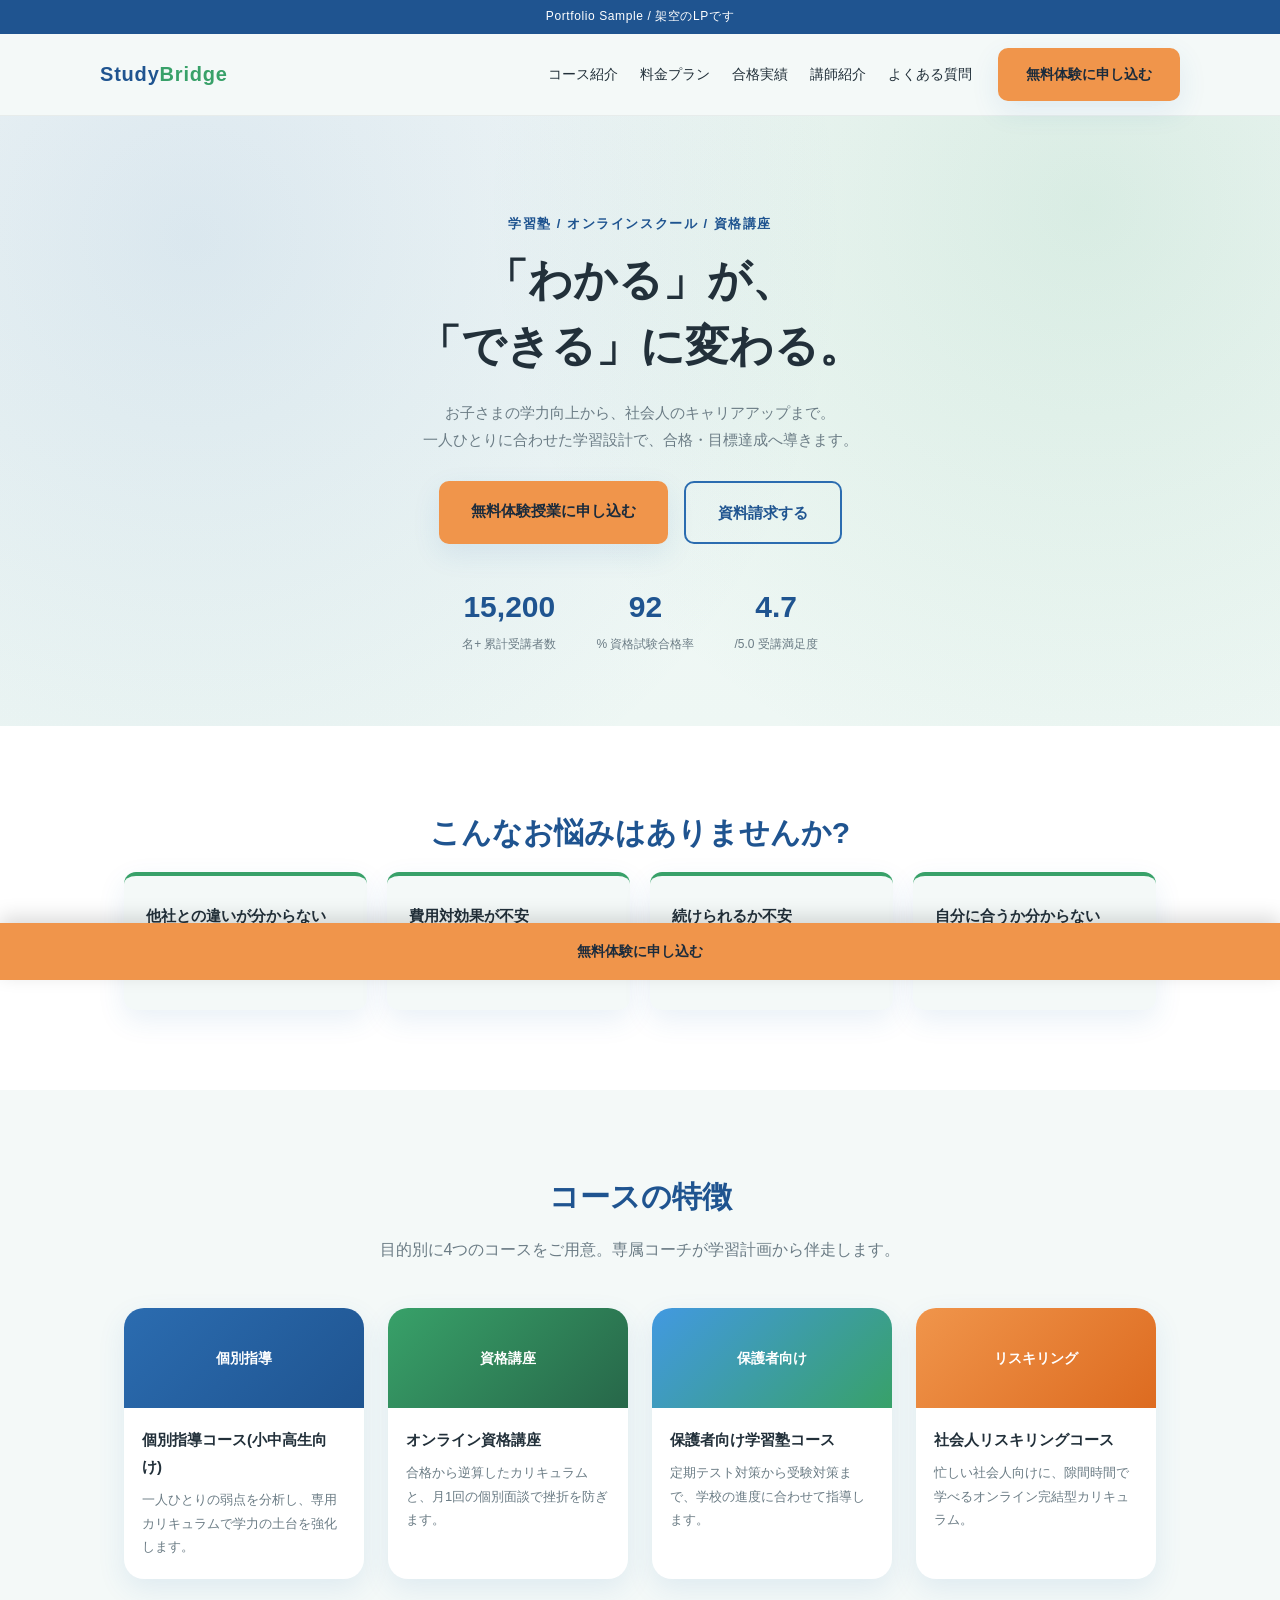
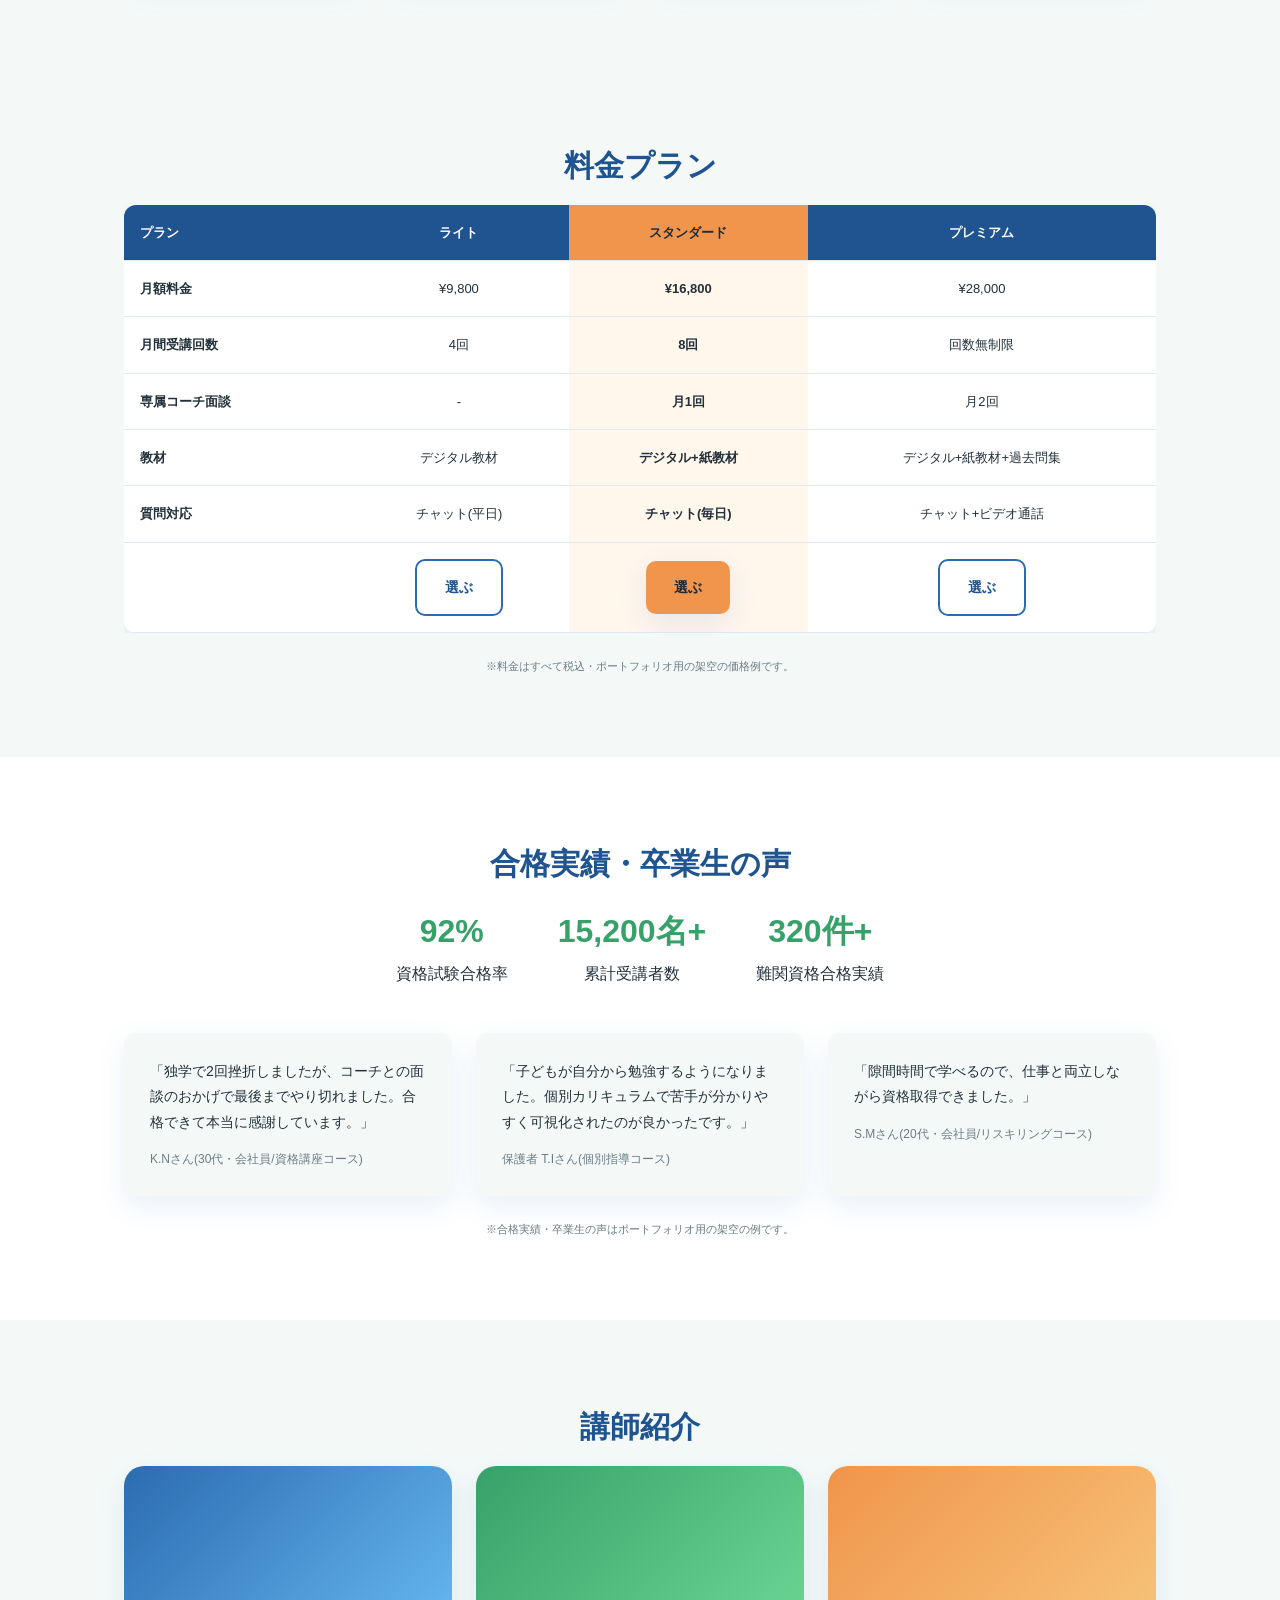
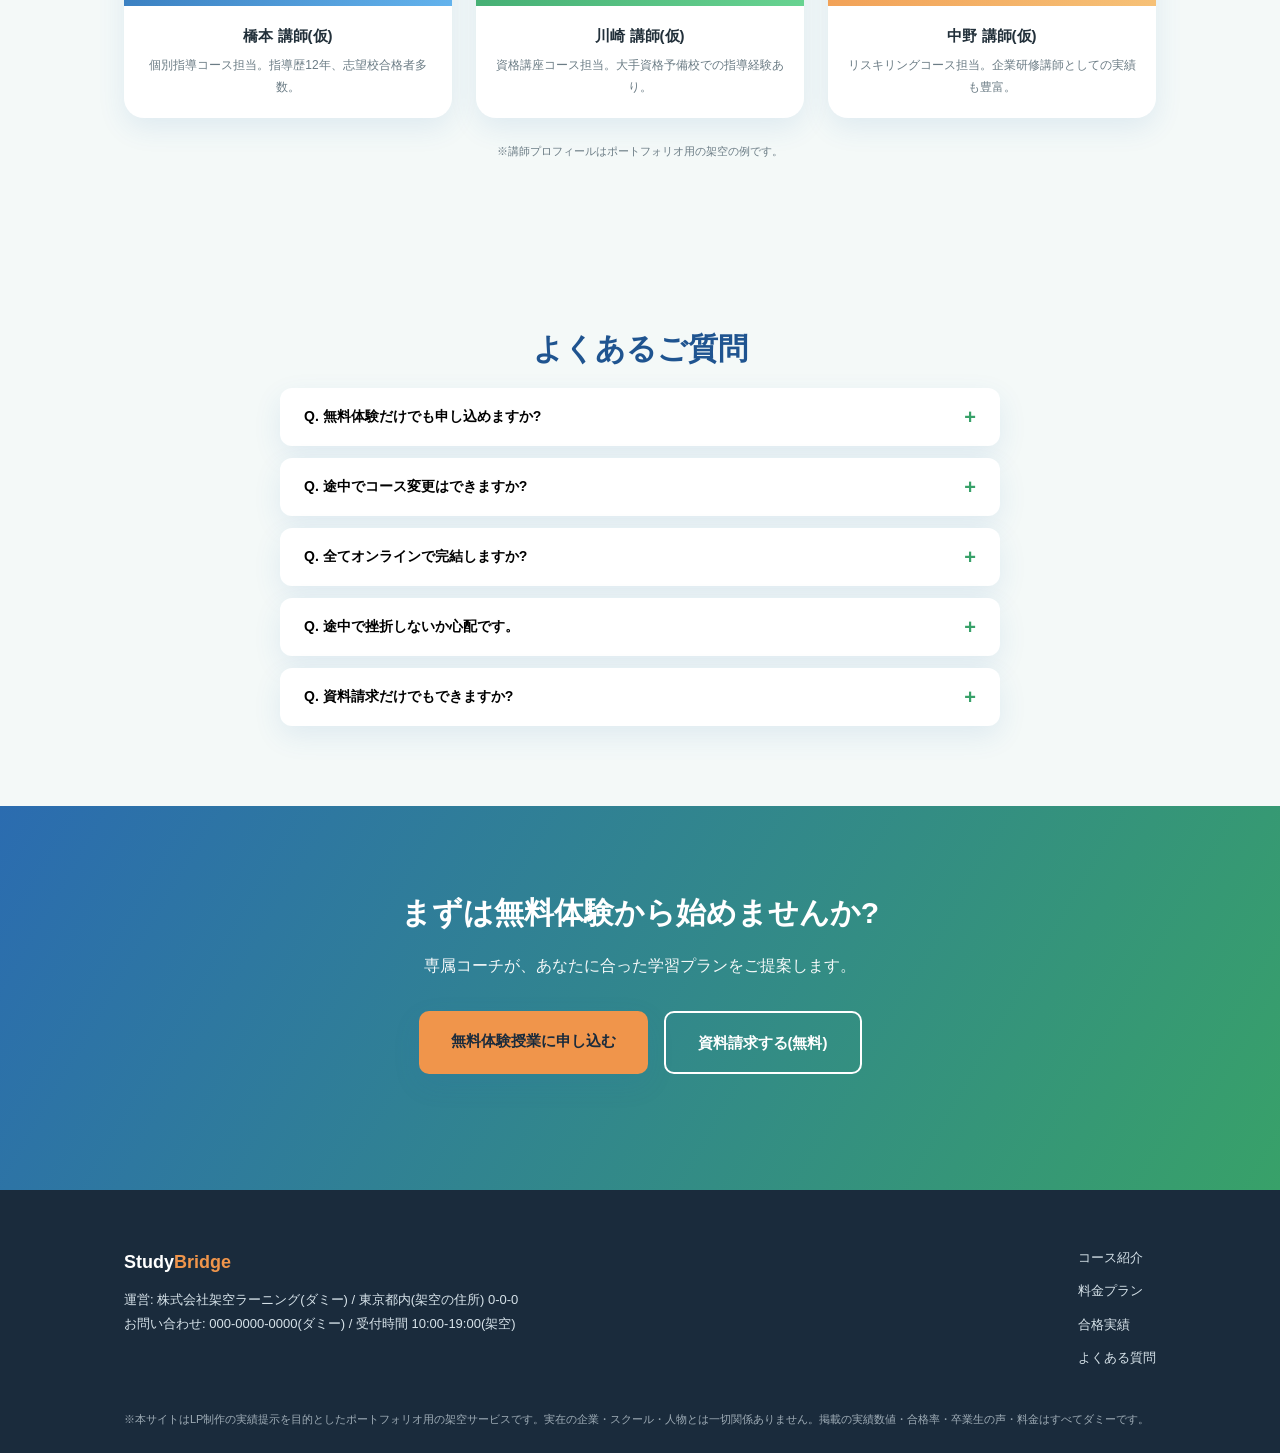
<file: 学習塾オンラインスクール/index.html>
<!DOCTYPE html>
<html lang="ja">
<head>
<!-- Google tag (gtag.js) -->
<script async src="https://www.googletagmanager.com/gtag/js?id=G-KRN12DP50M"></script>
<script>
  window.dataLayer = window.dataLayer || [];
  function gtag(){dataLayer.push(arguments);}
  gtag('js', new Date());
  gtag('config', 'G-KRN12DP50M');
</script>
<meta charset="UTF-8">
<meta name="viewport" content="width=device-width, initial-scale=1.0">
<title>スタディブリッジ | 学習塾・資格講座オンラインスクール(ポートフォリオ用ダミーサイト)</title>
<meta name="description" content="スタディブリッジは、お子さまの学力向上から社会人のリスキリングまで対応するオンライン学習スクールです。今なら無料体験実施中。※本サイトはLP制作ポートフォリオ用の架空サービスです。">
<meta name="robots" content="noindex, nofollow">
<link rel="stylesheet" href="style.css">
</head>
<body>

<div class="portfolio-badge">Portfolio Sample / 架空のLPです</div>

<header class="site-header">
  <div class="container header-inner">
    <a href="#top" class="logo">Study<span>Bridge</span></a>
    <button class="nav-toggle" aria-label="メニューを開く" aria-expanded="false"><span></span><span></span><span></span></button>
    <nav class="site-nav">
      <ul>
        <li><a href="#course">コース紹介</a></li>
        <li><a href="#price">料金プラン</a></li>
        <li><a href="#result">合格実績</a></li>
        <li><a href="#teacher">講師紹介</a></li>
        <li><a href="#faq">よくある質問</a></li>
      </ul>
      <a href="#trial" class="btn btn-primary nav-cta">無料体験に申し込む</a>
    </nav>
  </div>
</header>

<main id="top">
  <section class="hero" id="hero">
    <div class="hero-bg" aria-hidden="true"></div>
    <div class="container hero-inner">
      <p class="hero-eyebrow">学習塾 / オンラインスクール / 資格講座</p>
      <h1>「わかる」が、<br>「できる」に変わる。</h1>
      <p class="hero-lead">お子さまの学力向上から、社会人のキャリアアップまで。<br>一人ひとりに合わせた学習設計で、合格・目標達成へ導きます。</p>
      <div class="hero-actions">
        <a href="#trial" class="btn btn-primary btn-lg">無料体験授業に申し込む</a>
        <a href="#price" class="btn btn-outline btn-lg">資料請求する</a>
      </div>
      <div class="hero-stats">
        <div class="stat"><span class="stat-num">15,200</span><span class="stat-label">名+ 累計受講者数</span></div>
        <div class="stat"><span class="stat-num">92</span><span class="stat-label">% 資格試験合格率</span></div>
        <div class="stat"><span class="stat-num">4.7</span><span class="stat-label">/5.0 受講満足度</span></div>
      </div>
    </div>
  </section>

  <section class="worries">
    <div class="container">
      <h2 class="section-title">こんなお悩みはありませんか?</h2>
      <div class="worry-grid">
        <div class="worry-card"><h3>他社との違いが分からない</h3><p>塾・スクールが多すぎて何を基準に選べばいいか分からない</p></div>
        <div class="worry-card"><h3>費用対効果が不安</h3><p>高い受講料に見合った成果が出るか心配</p></div>
        <div class="worry-card"><h3>続けられるか不安</h3><p>過去に独学や通信講座を挫折した経験がある</p></div>
        <div class="worry-card"><h3>自分に合うか分からない</h3><p>レベルや目的に合ったコースが選べるか不安</p></div>
      </div>
    </div>
  </section>

  <section class="course" id="course">
    <div class="container">
      <h2 class="section-title">コースの特徴</h2>
      <p class="section-lead">目的別に4つのコースをご用意。専属コーチが学習計画から伴走します。</p>
      <div class="course-grid">
        <article class="course-card">
          <div class="course-thumb thumb-1" aria-hidden="true">個別指導</div>
          <h3>個別指導コース(小中高生向け)</h3>
          <p>一人ひとりの弱点を分析し、専用カリキュラムで学力の土台を強化します。</p>
        </article>
        <article class="course-card">
          <div class="course-thumb thumb-2" aria-hidden="true">資格講座</div>
          <h3>オンライン資格講座</h3>
          <p>合格から逆算したカリキュラムと、月1回の個別面談で挫折を防ぎます。</p>
        </article>
        <article class="course-card">
          <div class="course-thumb thumb-3" aria-hidden="true">保護者向け</div>
          <h3>保護者向け学習塾コース</h3>
          <p>定期テスト対策から受験対策まで、学校の進度に合わせて指導します。</p>
        </article>
        <article class="course-card">
          <div class="course-thumb thumb-4" aria-hidden="true">リスキリング</div>
          <h3>社会人リスキリングコース</h3>
          <p>忙しい社会人向けに、隙間時間で学べるオンライン完結型カリキュラム。</p>
        </article>
      </div>
    </div>
  </section>

  <section class="price" id="price">
    <div class="container">
      <h2 class="section-title">料金プラン</h2>
      <div class="price-table-wrap">
        <table class="price-table">
          <thead>
            <tr><th>プラン</th><th>ライト</th><th class="highlight">スタンダード</th><th>プレミアム</th></tr>
          </thead>
          <tbody>
            <tr><td>月額料金</td><td>¥9,800</td><td class="highlight">¥16,800</td><td>¥28,000</td></tr>
            <tr><td>月間受講回数</td><td>4回</td><td class="highlight">8回</td><td>回数無制限</td></tr>
            <tr><td>専属コーチ面談</td><td>-</td><td class="highlight">月1回</td><td>月2回</td></tr>
            <tr><td>教材</td><td>デジタル教材</td><td class="highlight">デジタル+紙教材</td><td>デジタル+紙教材+過去問集</td></tr>
            <tr><td>質問対応</td><td>チャット(平日)</td><td class="highlight">チャット(毎日)</td><td>チャット+ビデオ通話</td></tr>
            <tr><td></td><td><a href="#trial" class="btn btn-outline">選ぶ</a></td><td class="highlight"><a href="#trial" class="btn btn-primary">選ぶ</a></td><td><a href="#trial" class="btn btn-outline">選ぶ</a></td></tr>
          </tbody>
        </table>
      </div>
      <p class="disclaimer-inline">※料金はすべて税込・ポートフォリオ用の架空の価格例です。</p>
    </div>
  </section>

  <section class="result" id="result">
    <div class="container">
      <h2 class="section-title">合格実績・卒業生の声</h2>
      <div class="result-stats">
        <div class="result-stat"><span>92%</span>資格試験合格率</div>
        <div class="result-stat"><span>15,200名+</span>累計受講者数</div>
        <div class="result-stat"><span>320件+</span>難関資格合格実績</div>
      </div>
      <div class="voice-grid">
        <article class="voice-card">
          <p class="voice-comment">「独学で2回挫折しましたが、コーチとの面談のおかげで最後までやり切れました。合格できて本当に感謝しています。」</p>
          <p class="voice-name">K.Nさん(30代・会社員/資格講座コース)</p>
        </article>
        <article class="voice-card">
          <p class="voice-comment">「子どもが自分から勉強するようになりました。個別カリキュラムで苦手が分かりやすく可視化されたのが良かったです。」</p>
          <p class="voice-name">保護者 T.Iさん(個別指導コース)</p>
        </article>
        <article class="voice-card">
          <p class="voice-comment">「隙間時間で学べるので、仕事と両立しながら資格取得できました。」</p>
          <p class="voice-name">S.Mさん(20代・会社員/リスキリングコース)</p>
        </article>
      </div>
      <p class="disclaimer-inline">※合格実績・卒業生の声はポートフォリオ用の架空の例です。</p>
    </div>
  </section>

  <section class="teacher" id="teacher">
    <div class="container">
      <h2 class="section-title">講師紹介</h2>
      <div class="teacher-grid">
        <article class="teacher-card"><div class="teacher-thumb t1" aria-hidden="true"></div><h3>橋本 講師(仮)</h3><p>個別指導コース担当。指導歴12年、志望校合格者多数。</p></article>
        <article class="teacher-card"><div class="teacher-thumb t2" aria-hidden="true"></div><h3>川崎 講師(仮)</h3><p>資格講座コース担当。大手資格予備校での指導経験あり。</p></article>
        <article class="teacher-card"><div class="teacher-thumb t3" aria-hidden="true"></div><h3>中野 講師(仮)</h3><p>リスキリングコース担当。企業研修講師としての実績も豊富。</p></article>
      </div>
      <p class="disclaimer-inline">※講師プロフィールはポートフォリオ用の架空の例です。</p>
    </div>
  </section>

  <section class="faq" id="faq">
    <div class="container">
      <h2 class="section-title">よくあるご質問</h2>
      <div class="faq-list">
        <div class="faq-item"><button class="faq-question" aria-expanded="false">Q. 無料体験だけでも申し込めますか?</button><div class="faq-answer"><p>A. はい、無料体験のみのお申し込みも歓迎です。ご入会の強制は一切ございません。</p></div></div>
        <div class="faq-item"><button class="faq-question" aria-expanded="false">Q. 途中でコース変更はできますか?</button><div class="faq-answer"><p>A. 月単位でコース変更が可能です。担当コーチにご相談ください。</p></div></div>
        <div class="faq-item"><button class="faq-question" aria-expanded="false">Q. 全てオンラインで完結しますか?</button><div class="faq-answer"><p>A. はい、教材・面談・質問対応まですべてオンラインで完結します。</p></div></div>
        <div class="faq-item"><button class="faq-question" aria-expanded="false">Q. 途中で挫折しないか心配です。</button><div class="faq-answer"><p>A. 専属コーチが定期的に学習状況を確認し、必要に応じて計画を調整しますのでご安心ください。</p></div></div>
        <div class="faq-item"><button class="faq-question" aria-expanded="false">Q. 資料請求だけでもできますか?</button><div class="faq-answer"><p>A. もちろん可能です。コース詳細・料金表をまとめた資料をお送りします。</p></div></div>
      </div>
    </div>
  </section>

  <section class="trial-cta" id="trial">
    <div class="container trial-inner">
      <h2>まずは無料体験から始めませんか?</h2>
      <p>専属コーチが、あなたに合った学習プランをご提案します。</p>
      <div class="hero-actions">
        <a href="#" class="btn btn-primary btn-lg">無料体験授業に申し込む</a>
        <a href="#" class="btn btn-outline-light btn-lg">資料請求する(無料)</a>
      </div>
    </div>
  </section>
</main>

<footer class="site-footer">
  <div class="container footer-inner">
    <div>
      <p class="footer-logo">Study<span>Bridge</span></p>
      <p>運営: 株式会社架空ラーニング(ダミー) / 東京都内(架空の住所) 0-0-0</p>
      <p>お問い合わせ: 000-0000-0000(ダミー) / 受付時間 10:00-19:00(架空)</p>
    </div>
    <nav class="footer-nav">
      <a href="#course">コース紹介</a>
      <a href="#price">料金プラン</a>
      <a href="#result">合格実績</a>
      <a href="#faq">よくある質問</a>
    </nav>
  </div>
  <p class="footer-disclaimer">※本サイトはLP制作の実績提示を目的としたポートフォリオ用の架空サービスです。実在の企業・スクール・人物とは一切関係ありません。掲載の実績数値・合格率・卒業生の声・料金はすべてダミーです。</p>
</footer>

<a href="#trial" class="sticky-cta"><span>無料体験に申し込む</span></a>

<script src="script.js"></script>
</body>
</html>
</file>
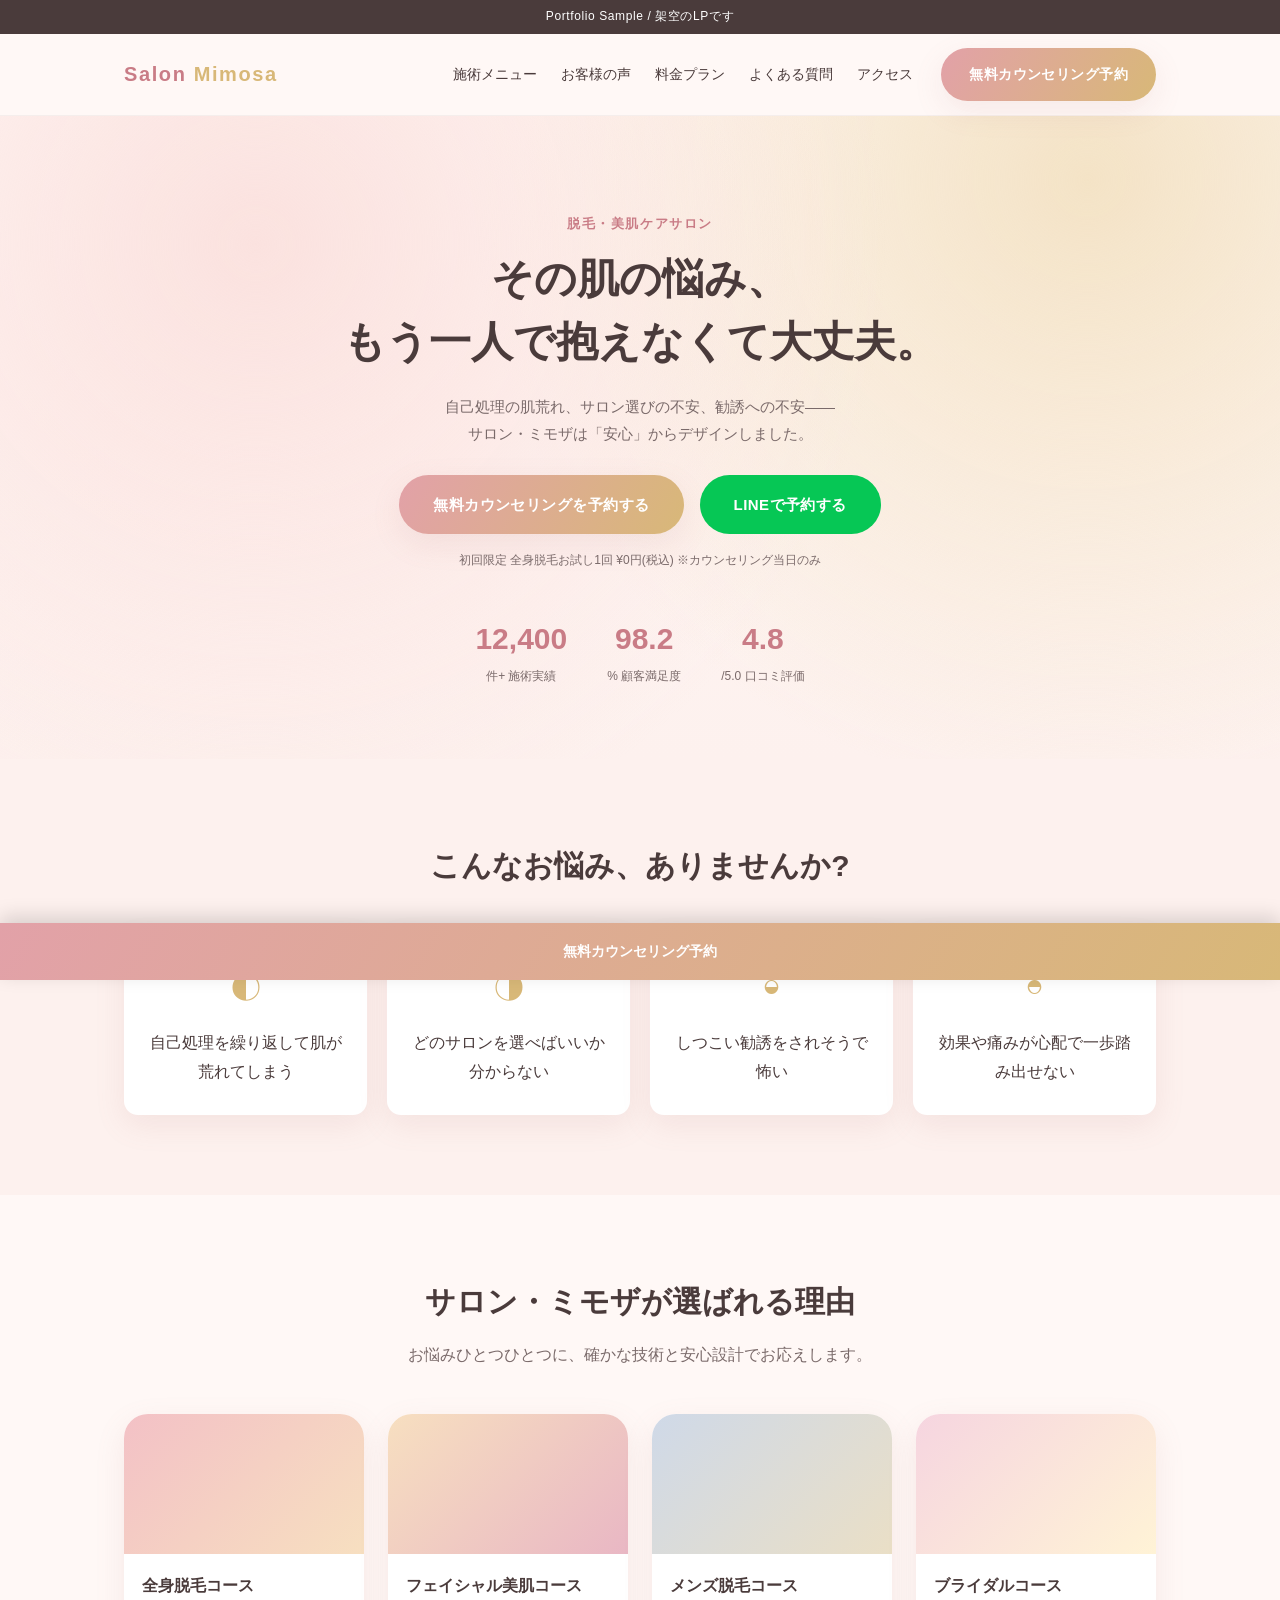
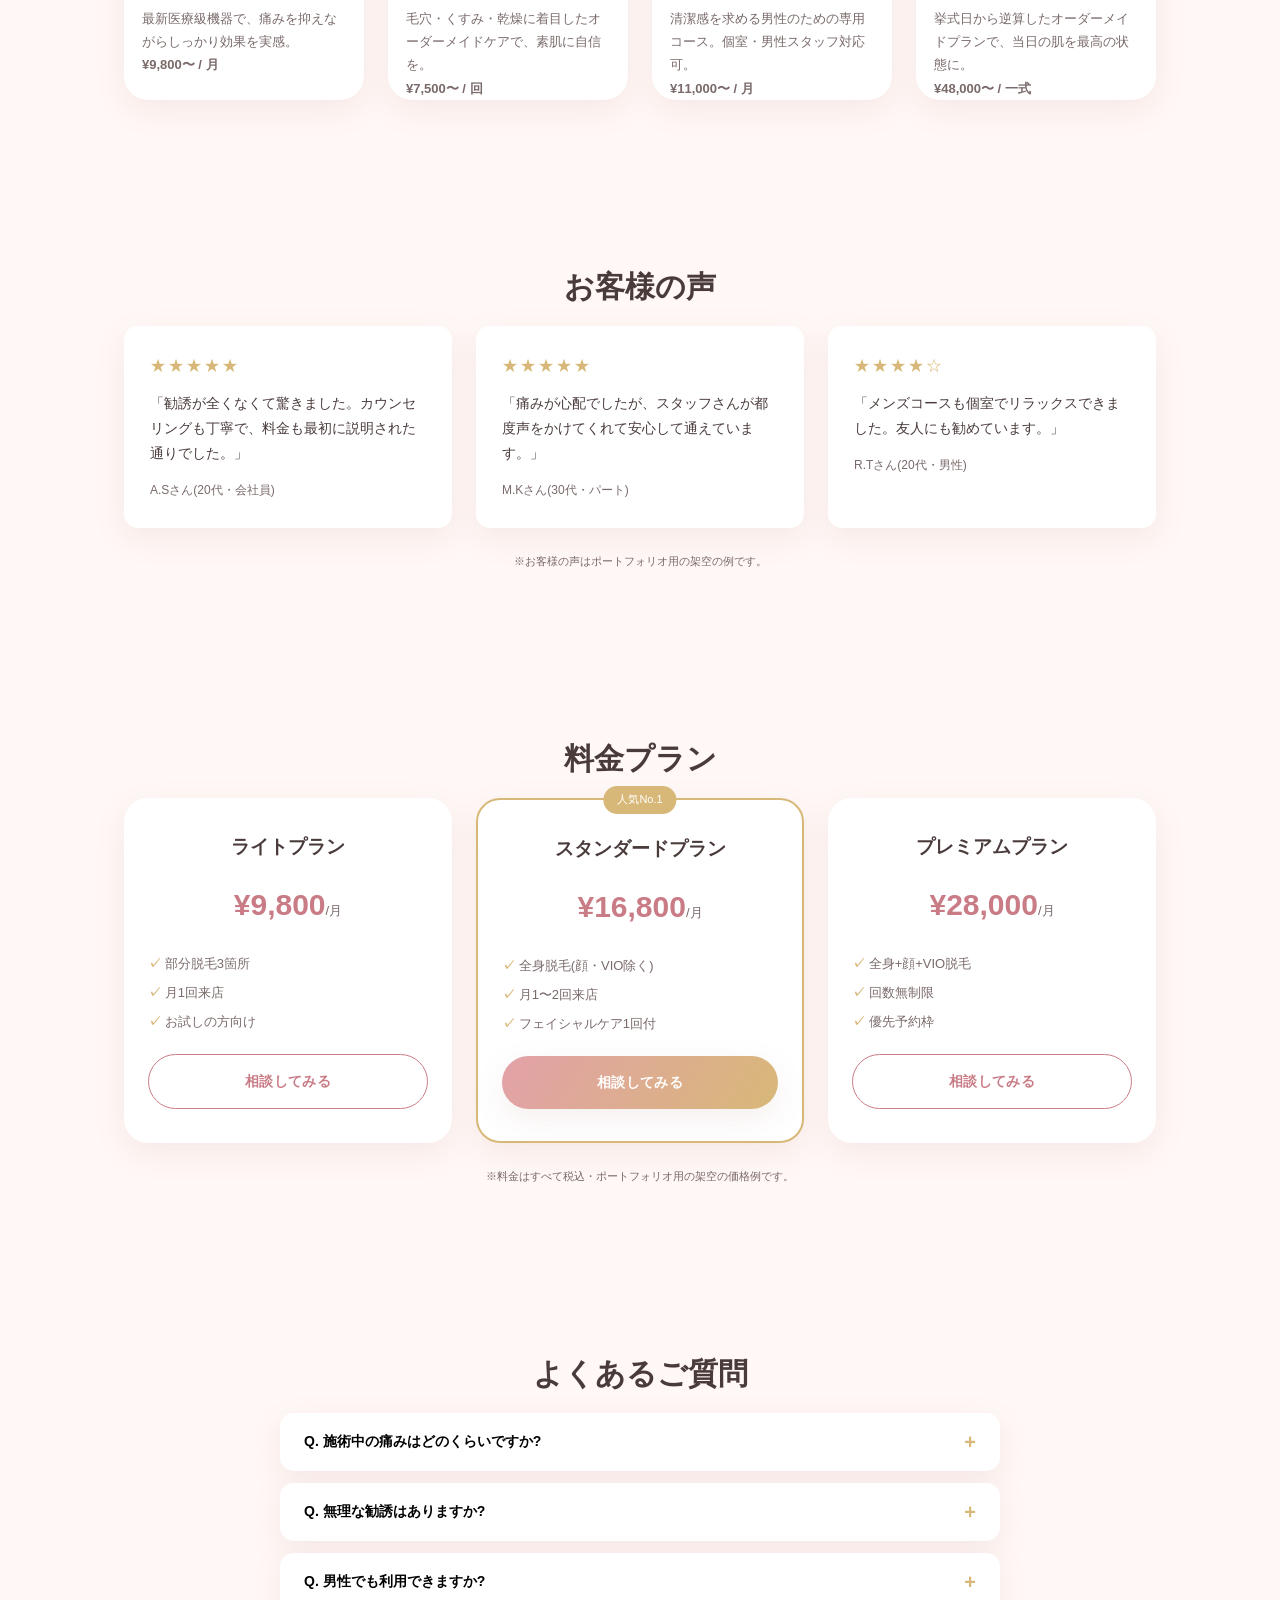
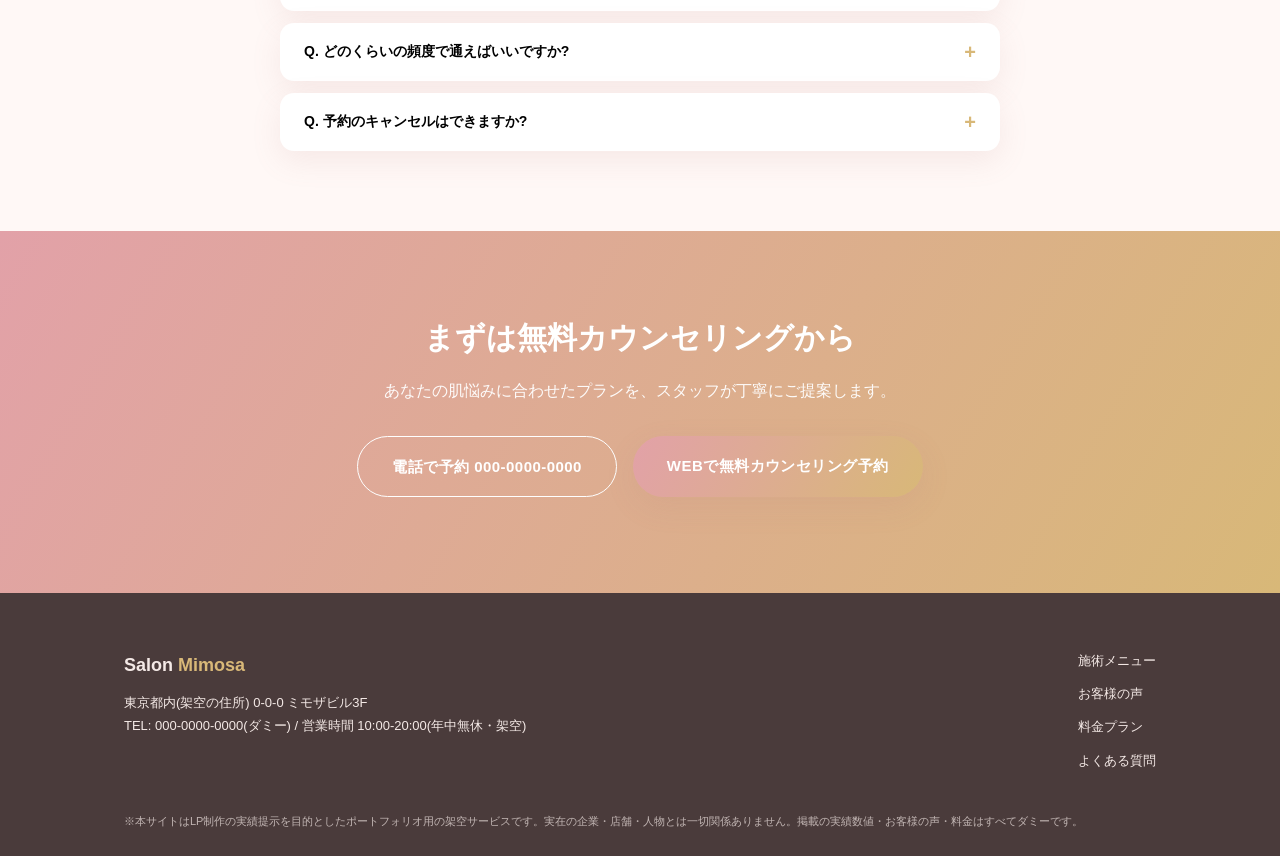
<file: 美容エステ/index.html>
<!DOCTYPE html>
<html lang="ja">
<head>
<!-- Google tag (gtag.js) -->
<script async src="https://www.googletagmanager.com/gtag/js?id=G-KRN12DP50M"></script>
<script>
  window.dataLayer = window.dataLayer || [];
  function gtag(){dataLayer.push(arguments);}
  gtag('js', new Date());
  gtag('config', 'G-KRN12DP50M');
</script>
<meta charset="UTF-8">
<meta name="viewport" content="width=device-width, initial-scale=1.0">
<title>サロン・ミモザ | 全身脱毛・美肌ケアサロン(ポートフォリオ用ダミーサイト)</title>
<meta name="description" content="サロン・ミモザは、あなたの肌悩みに寄り添う脱毛・美肌ケアサロンです。初回カウンセリング無料。※本サイトはLP制作ポートフォリオ用の架空サービスです。">
<meta name="robots" content="noindex, nofollow">
<link rel="stylesheet" href="style.css">
</head>
<body>

<div class="portfolio-badge">Portfolio Sample / 架空のLPです</div>

<header class="site-header">
  <div class="container header-inner">
    <a href="#top" class="logo">Salon <span>Mimosa</span></a>
    <button class="nav-toggle" aria-label="メニューを開く" aria-expanded="false">
      <span></span><span></span><span></span>
    </button>
    <nav class="site-nav">
      <ul>
        <li><a href="#menu">施術メニュー</a></li>
        <li><a href="#voice">お客様の声</a></li>
        <li><a href="#price">料金プラン</a></li>
        <li><a href="#faq">よくある質問</a></li>
        <li><a href="#access">アクセス</a></li>
      </ul>
      <a href="#reserve" class="btn btn-primary nav-cta">無料カウンセリング予約</a>
    </nav>
  </div>
</header>

<main id="top">
  <section class="hero" id="hero">
    <div class="hero-bg" aria-hidden="true"></div>
    <div class="container hero-inner">
      <p class="hero-eyebrow">脱毛・美肌ケアサロン</p>
      <h1>その肌の悩み、<br>もう一人で抱えなくて大丈夫。</h1>
      <p class="hero-lead">自己処理の肌荒れ、サロン選びの不安、勧誘への不安——<br>サロン・ミモザは「安心」からデザインしました。</p>
      <div class="hero-actions">
        <a href="#reserve" class="btn btn-primary btn-lg">無料カウンセリングを予約する</a>
        <a href="#reserve" class="btn btn-line btn-lg">LINEで予約する</a>
      </div>
      <p class="hero-note">初回限定 全身脱毛お試し1回 ¥0円(税込) ※カウンセリング当日のみ</p>
      <div class="hero-stats">
        <div class="stat"><span class="stat-num">12,400</span><span class="stat-label">件+ 施術実績</span></div>
        <div class="stat"><span class="stat-num">98.2</span><span class="stat-label">% 顧客満足度</span></div>
        <div class="stat"><span class="stat-num">4.8</span><span class="stat-label">/5.0 口コミ評価</span></div>
      </div>
    </div>
  </section>

  <section class="worries">
    <div class="container">
      <h2 class="section-title">こんなお悩み、ありませんか?</h2>
      <div class="worry-grid">
        <div class="worry-card"><div class="worry-icon" aria-hidden="true">◐</div><p>自己処理を繰り返して肌が荒れてしまう</p></div>
        <div class="worry-card"><div class="worry-icon" aria-hidden="true">◑</div><p>どのサロンを選べばいいか分からない</p></div>
        <div class="worry-card"><div class="worry-icon" aria-hidden="true">◒</div><p>しつこい勧誘をされそうで怖い</p></div>
        <div class="worry-card"><div class="worry-icon" aria-hidden="true">◓</div><p>効果や痛みが心配で一歩踏み出せない</p></div>
      </div>
    </div>
  </section>

  <section class="menu" id="menu">
    <div class="container">
      <h2 class="section-title">サロン・ミモザが選ばれる理由</h2>
      <p class="section-lead">お悩みひとつひとつに、確かな技術と安心設計でお応えします。</p>
      <div class="menu-grid">
        <article class="menu-card">
          <div class="menu-thumb thumb-1" aria-hidden="true"></div>
          <h3>全身脱毛コース</h3>
          <p>最新医療級機器で、痛みを抑えながらしっかり効果を実感。</p>
          <p class="menu-price">¥9,800〜 / 月</p>
        </article>
        <article class="menu-card">
          <div class="menu-thumb thumb-2" aria-hidden="true"></div>
          <h3>フェイシャル美肌コース</h3>
          <p>毛穴・くすみ・乾燥に着目したオーダーメイドケアで、素肌に自信を。</p>
          <p class="menu-price">¥7,500〜 / 回</p>
        </article>
        <article class="menu-card">
          <div class="menu-thumb thumb-3" aria-hidden="true"></div>
          <h3>メンズ脱毛コース</h3>
          <p>清潔感を求める男性のための専用コース。個室・男性スタッフ対応可。</p>
          <p class="menu-price">¥11,000〜 / 月</p>
        </article>
        <article class="menu-card">
          <div class="menu-thumb thumb-4" aria-hidden="true"></div>
          <h3>ブライダルコース</h3>
          <p>挙式日から逆算したオーダーメイドプランで、当日の肌を最高の状態に。</p>
          <p class="menu-price">¥48,000〜 / 一式</p>
        </article>
      </div>
    </div>
  </section>

  <section class="voice" id="voice">
    <div class="container">
      <h2 class="section-title">お客様の声</h2>
      <div class="voice-grid">
        <article class="voice-card">
          <div class="voice-stars" aria-label="評価5段階中5">★★★★★</div>
          <p class="voice-comment">「勧誘が全くなくて驚きました。カウンセリングも丁寧で、料金も最初に説明された通りでした。」</p>
          <p class="voice-name">A.Sさん(20代・会社員)</p>
        </article>
        <article class="voice-card">
          <div class="voice-stars" aria-label="評価5段階中5">★★★★★</div>
          <p class="voice-comment">「痛みが心配でしたが、スタッフさんが都度声をかけてくれて安心して通えています。」</p>
          <p class="voice-name">M.Kさん(30代・パート)</p>
        </article>
        <article class="voice-card">
          <div class="voice-stars" aria-label="評価5段階中4">★★★★☆</div>
          <p class="voice-comment">「メンズコースも個室でリラックスできました。友人にも勧めています。」</p>
          <p class="voice-name">R.Tさん(20代・男性)</p>
        </article>
      </div>
      <p class="disclaimer-inline">※お客様の声はポートフォリオ用の架空の例です。</p>
    </div>
  </section>

  <section class="price" id="price">
    <div class="container">
      <h2 class="section-title">料金プラン</h2>
      <div class="price-grid">
        <div class="price-card">
          <h3>ライトプラン</h3>
          <p class="price-value">¥9,800<span>/月</span></p>
          <ul><li>部分脱毛3箇所</li><li>月1回来店</li><li>お試しの方向け</li></ul>
          <a href="#reserve" class="btn btn-outline">相談してみる</a>
        </div>
        <div class="price-card price-featured">
          <p class="price-badge">人気No.1</p>
          <h3>スタンダードプラン</h3>
          <p class="price-value">¥16,800<span>/月</span></p>
          <ul><li>全身脱毛(顔・VIO除く)</li><li>月1〜2回来店</li><li>フェイシャルケア1回付</li></ul>
          <a href="#reserve" class="btn btn-primary">相談してみる</a>
        </div>
        <div class="price-card">
          <h3>プレミアムプラン</h3>
          <p class="price-value">¥28,000<span>/月</span></p>
          <ul><li>全身+顔+VIO脱毛</li><li>回数無制限</li><li>優先予約枠</li></ul>
          <a href="#reserve" class="btn btn-outline">相談してみる</a>
        </div>
      </div>
      <p class="disclaimer-inline">※料金はすべて税込・ポートフォリオ用の架空の価格例です。</p>
    </div>
  </section>

  <section class="faq" id="faq">
    <div class="container">
      <h2 class="section-title">よくあるご質問</h2>
      <div class="faq-list">
        <div class="faq-item">
          <button class="faq-question" aria-expanded="false">Q. 施術中の痛みはどのくらいですか?</button>
          <div class="faq-answer"><p>A. 最新機器を使用しており、輪ゴムで軽く弾かれる程度の痛みです。不安な方はテスト照射も可能です。</p></div>
        </div>
        <div class="faq-item">
          <button class="faq-question" aria-expanded="false">Q. 無理な勧誘はありますか?</button>
          <div class="faq-answer"><p>A. 一切ございません。カウンセリングでは料金・効果を明確にご説明し、その場でのご契約を強要することはありません。</p></div>
        </div>
        <div class="faq-item">
          <button class="faq-question" aria-expanded="false">Q. 男性でも利用できますか?</button>
          <div class="faq-answer"><p>A. はい、メンズ専用コースをご用意しております。個室・男性スタッフ対応も可能です。</p></div>
        </div>
        <div class="faq-item">
          <button class="faq-question" aria-expanded="false">Q. どのくらいの頻度で通えばいいですか?</button>
          <div class="faq-answer"><p>A. 個人差はありますが、月1〜2回のペースでご来店いただくケースが多いです。</p></div>
        </div>
        <div class="faq-item">
          <button class="faq-question" aria-expanded="false">Q. 予約のキャンセルはできますか?</button>
          <div class="faq-answer"><p>A. 前日20時までのご連絡でキャンセル・変更が可能です。</p></div>
        </div>
      </div>
    </div>
  </section>

  <section class="reserve-cta" id="reserve">
    <div class="container reserve-inner">
      <h2>まずは無料カウンセリングから</h2>
      <p>あなたの肌悩みに合わせたプランを、スタッフが丁寧にご提案します。</p>
      <div class="hero-actions">
        <a href="tel:0000000000" class="btn btn-outline-light btn-lg">電話で予約 000-0000-0000</a>
        <a href="#" class="btn btn-primary btn-lg">WEBで無料カウンセリング予約</a>
      </div>
    </div>
  </section>
</main>

<footer class="site-footer" id="access">
  <div class="container footer-inner">
    <div>
      <p class="footer-logo">Salon <span>Mimosa</span></p>
      <p>東京都内(架空の住所) 0-0-0 ミモザビル3F</p>
      <p>TEL: 000-0000-0000(ダミー) / 営業時間 10:00-20:00(年中無休・架空)</p>
    </div>
    <nav class="footer-nav">
      <a href="#menu">施術メニュー</a>
      <a href="#voice">お客様の声</a>
      <a href="#price">料金プラン</a>
      <a href="#faq">よくある質問</a>
    </nav>
  </div>
  <p class="footer-disclaimer">※本サイトはLP制作の実績提示を目的としたポートフォリオ用の架空サービスです。実在の企業・店舗・人物とは一切関係ありません。掲載の実績数値・お客様の声・料金はすべてダミーです。</p>
</footer>

<a href="#reserve" class="sticky-cta">
  <span>無料カウンセリング予約</span>
</a>

<script src="script.js"></script>
</body>
</html>
</file>
<file: パーソナルジム/style.css>
:root {
  --color-bg: #f5f4f2;
  --color-bg-alt: #ebe9e6;
  --color-primary: #ff4b3e;
  --color-primary-dark: #d92c1f;
  --color-secondary: #1a1a1a;
  --color-text: #1c1c1a;
  --color-text-light: #6b6a66;
  --color-white: #ffffff;
  --radius-lg: 20px;
  --radius-md: 14px;
  --shadow-soft: 0 10px 30px rgba(20, 20, 18, 0.12);
  --font-base: "Hiragino Sans", "Hiragino Kaku Gothic ProN", "Yu Gothic", "Noto Sans JP", sans-serif;
}

/* ===== Reset & Base ===== */
*, *::before, *::after { box-sizing: border-box; }
html { scroll-behavior: smooth; }
body {
  margin: 0;
  font-family: var(--font-base);
  color: var(--color-text);
  background: var(--color-bg);
  line-height: 1.8;
  -webkit-font-smoothing: antialiased;
}
img { max-width: 100%; display: block; }
ul { list-style: none; margin: 0; padding: 0; }
a { color: inherit; text-decoration: none; }
h1, h2, h3, p { margin: 0; }
.container { max-width: 1080px; margin: 0 auto; padding: 0 24px; }

/* Portfolio badge */
.portfolio-badge {
  background: var(--color-secondary);
  color: #fff;
  text-align: center;
  font-size: 12px;
  padding: 6px 12px;
  letter-spacing: 0.05em;
}

/* Header */
.site-header { position: sticky; top: 0; z-index: 50; background: rgba(245, 244, 242, 0.92); backdrop-filter: blur(6px); border-bottom: 1px solid rgba(0, 0, 0, 0.06); }
.header-inner { display: flex; align-items: center; justify-content: space-between; padding-top: 14px; padding-bottom: 14px; }
.logo { font-size: 20px; letter-spacing: 0.08em; font-weight: 800; color: var(--color-secondary); }
.logo span { color: var(--color-primary); }
.site-nav { display: flex; align-items: center; gap: 28px; }
.site-nav ul { display: flex; gap: 24px; font-size: 14px; }
.site-nav a:hover { color: var(--color-primary-dark); }
.nav-cta { white-space: nowrap; }
.nav-toggle { display: none; flex-direction: column; gap: 5px; background: none; border: none; cursor: pointer; padding: 6px; }
.nav-toggle span { width: 22px; height: 2px; background: var(--color-text); display: block; }

/* Buttons */
.btn { display: inline-block; padding: 14px 28px; border-radius: 999px; font-size: 14px; font-weight: 700; letter-spacing: 0.03em; transition: transform .2s ease, box-shadow .2s ease; }
.btn-lg { padding: 16px 34px; font-size: 15px; }
.btn-primary { background: var(--color-primary); color: #fff; box-shadow: var(--shadow-soft); }
.btn-primary:hover { transform: translateY(-2px); box-shadow: 0 14px 34px rgba(217, 44, 31, 0.28); }
.btn-outline { border: 1px solid var(--color-secondary); color: var(--color-secondary); }
.btn-outline-light { border: 1px solid #fff; color: #fff; }
.btn-line { background: #06c755; color: #fff; }

/* Hero (dark, athletic tone) */
.hero { position: relative; overflow: hidden; padding: 96px 0 72px; color: #fff; }
.hero-bg { position: absolute; inset: 0; background: radial-gradient(circle at 15% 15%, rgba(255, 75, 62, 0.35) 0%, transparent 55%), radial-gradient(circle at 85% 0%, rgba(255, 75, 62, 0.18) 0%, transparent 50%), linear-gradient(180deg, #17171a 0%, #0d0d0f 100%); z-index: -1; }
.hero-inner { text-align: center; max-width: 720px; margin: 0 auto; }
.hero-eyebrow { color: var(--color-primary); font-weight: 700; letter-spacing: 0.12em; font-size: 13px; margin-bottom: 12px; }
.hero h1 { font-size: clamp(28px, 5vw, 44px); line-height: 1.5; font-weight: 800; margin-bottom: 20px; }
.hero-lead { color: rgba(255, 255, 255, 0.78); font-size: 15px; margin-bottom: 28px; }
.hero-actions { display: flex; gap: 16px; justify-content: center; flex-wrap: wrap; margin-bottom: 16px; }
.hero-note { font-size: 12px; color: rgba(255, 255, 255, 0.6); margin-bottom: 40px; }
.hero-stats { display: flex; justify-content: center; gap: 40px; flex-wrap: wrap; }
.stat { display: flex; flex-direction: column; }
.stat-num { font-size: 30px; font-weight: 800; color: var(--color-primary); }
.stat-label { font-size: 12px; color: rgba(255, 255, 255, 0.6); }

/* Sections generic */
section { padding: 80px 0; }
.section-title { text-align: center; font-size: clamp(22px, 3.4vw, 30px); font-weight: 800; margin-bottom: 12px; }
.section-lead { text-align: center; color: var(--color-text-light); margin-bottom: 44px; }

/* Worries */
.worries { background: var(--color-bg-alt); }
.worry-grid { display: grid; grid-template-columns: repeat(4, 1fr); gap: 20px; margin-top: 40px; }
.worry-card { background: #fff; border-radius: var(--radius-md); padding: 28px 20px; text-align: center; box-shadow: var(--shadow-soft); }
.worry-icon { width: 56px; height: 56px; margin: 0 auto 16px; display: flex; align-items: center; justify-content: center; border-radius: 50%; background: rgba(255, 75, 62, 0.1); color: var(--color-primary); }
.worry-icon svg { width: 28px; height: 28px; }

/* Menu (why-chosen) */
.menu-grid { display: grid; grid-template-columns: repeat(4, 1fr); gap: 24px; }
.menu-card { background: #fff; border-radius: var(--radius-lg); overflow: hidden; box-shadow: var(--shadow-soft); }
.menu-thumb { height: 140px; display: flex; align-items: center; justify-content: center; }
.menu-thumb svg { width: 48px; height: 48px; }
.thumb-1 { background: linear-gradient(135deg, #2b2b2b, #ff4b3e); }
.thumb-2 { background: linear-gradient(135deg, #ff4b3e, #ffb199); }
.thumb-3 { background: linear-gradient(135deg, #1a1a1a, #4a4a4a); }
.thumb-4 { background: linear-gradient(135deg, #ff8a75, #ff4b3e); }
.menu-card h3 { padding: 18px 18px 6px; font-size: 16px; }
.menu-card p { padding: 0 18px 20px; font-size: 13px; color: var(--color-text-light); }

/* Voice */
.voice-grid { display: grid; grid-template-columns: repeat(3, 1fr); gap: 24px; }
.voice-card { background: #fff; border-radius: var(--radius-md); padding: 26px; box-shadow: var(--shadow-soft); }
.voice-stars { color: var(--color-primary); letter-spacing: 2px; margin-bottom: 10px; }
.voice-comment { font-size: 14px; margin-bottom: 14px; }
.voice-name { font-size: 12px; color: var(--color-text-light); }
.disclaimer-inline { text-align: center; font-size: 11px; color: var(--color-text-light); margin-top: 24px; }

/* Price */
.price-grid { display: grid; grid-template-columns: repeat(3, 1fr); gap: 24px; align-items: stretch; }
.price-card { background: #fff; border-radius: var(--radius-lg); padding: 32px 24px; text-align: center; box-shadow: var(--shadow-soft); display: flex; flex-direction: column; gap: 14px; position: relative; }
.price-featured { border: 2px solid var(--color-primary); }
.price-badge { position: absolute; top: -14px; left: 50%; transform: translateX(-50%); background: var(--color-primary); color: #fff; font-size: 11px; padding: 4px 14px; border-radius: 999px; }
.price-value { font-size: 26px; font-weight: 800; color: var(--color-primary-dark); }
.price-value span { font-size: 12px; font-weight: 400; color: var(--color-text-light); }
.price-card ul { text-align: left; font-size: 13px; color: var(--color-text-light); display: flex; flex-direction: column; gap: 6px; margin: 6px 0; }
.price-card ul li::before { content: "✓ "; color: var(--color-primary); font-weight: 700; }

/* FAQ */
.faq-list { max-width: 720px; margin: 0 auto; display: flex; flex-direction: column; gap: 12px; }
.faq-item { background: #fff; border-radius: var(--radius-md); box-shadow: var(--shadow-soft); overflow: hidden; }
.faq-question { width: 100%; text-align: left; background: none; border: none; padding: 20px 24px; font-size: 14px; font-weight: 700; cursor: pointer; position: relative; }
.faq-question::after { content: "+"; position: absolute; right: 24px; top: 50%; transform: translateY(-50%); font-size: 20px; color: var(--color-primary); }
.faq-item.is-open .faq-question::after { content: "−"; }
.faq-answer { max-height: 0; overflow: hidden; transition: max-height .3s ease; font-size: 13px; color: var(--color-text-light); }
.faq-answer p { padding: 0 24px 20px; }
.faq-item.is-open .faq-answer { max-height: 220px; }

/* Reserve CTA */
.reserve-cta { background: linear-gradient(120deg, #1a1a1a, #3a2422); color: #fff; text-align: center; }
.reserve-inner h2 { font-size: clamp(22px, 3.4vw, 30px); font-weight: 800; margin-bottom: 12px; }
.reserve-inner p { margin-bottom: 30px; opacity: .85; }

/* Footer */
.site-footer { background: var(--color-secondary); color: #ece9e6; padding: 56px 0 24px; }
.footer-inner { display: flex; justify-content: space-between; flex-wrap: wrap; gap: 30px; font-size: 13px; }
.footer-logo { font-size: 18px; font-weight: 800; margin-bottom: 10px; }
.footer-logo span { color: var(--color-primary); }
.footer-nav { display: flex; flex-direction: column; gap: 10px; font-size: 13px; }
.footer-disclaimer { max-width: 1080px; margin: 40px auto 0; padding: 0 24px; font-size: 11px; opacity: .7; }

/* Sticky CTA */
.sticky-cta { position: fixed; left: 0; right: 0; bottom: -80px; background: var(--color-primary); color: #fff; text-align: center; padding: 16px; font-weight: 700; font-size: 14px; box-shadow: 0 -6px 20px rgba(0, 0, 0, 0.2); transition: bottom .3s ease; z-index: 60; }
.sticky-cta.is-visible { bottom: 0; }

/* Responsive */
@media (max-width: 900px) {
  .worry-grid, .menu-grid, .voice-grid, .price-grid { grid-template-columns: repeat(2, 1fr); }
}
@media (max-width: 720px) {
  .site-nav { position: fixed; top: 60px; left: 0; right: 0; background: #fff; flex-direction: column; align-items: flex-start; padding: 20px 24px; gap: 16px; transform: translateY(-140%); transition: transform .25s ease; box-shadow: var(--shadow-soft); }
  .site-nav.is-open { transform: translateY(0); }
  .site-nav ul { flex-direction: column; gap: 14px; }
  .nav-toggle { display: flex; }
}
@media (max-width: 560px) {
  .worry-grid, .menu-grid, .voice-grid, .price-grid { grid-template-columns: 1fr; }
  .footer-inner { flex-direction: column; }
}
</file>
<file: 士業専門家相談/style.css>
:root {
  --color-bg: #f5f6f8;
  --color-navy: #1b2a4a;
  --color-navy-dark: #101c33;
  --color-gray: #6b7280;
  --color-gold: #c9a35a;
  --color-text: #21283a;
  --color-text-light: #6b7280;
  --radius-lg: 12px;
  --radius-md: 8px;
  --shadow-soft: 0 10px 26px rgba(27, 42, 74, 0.08);
  --font-base: "Hiragino Sans", "Hiragino Kaku Gothic ProN", "Yu Gothic", "Noto Sans JP", sans-serif;
}

*, *::before, *::after { box-sizing: border-box; }
html { scroll-behavior: smooth; }
body { margin: 0; font-family: var(--font-base); color: var(--color-text); background: var(--color-bg); line-height: 1.8; -webkit-font-smoothing: antialiased; }
.container { max-width: 1080px; margin: 0 auto; padding: 0 24px; }
a { color: inherit; text-decoration: none; }
ul { list-style: none; margin: 0; padding: 0; }
h1, h2, h3, p { margin: 0; }
img { max-width: 100%; display: block; }

.portfolio-badge { background: var(--color-navy-dark); color: #fff; text-align: center; font-size: 12px; padding: 6px 12px; letter-spacing: .05em; }

/* Header */
.site-header { position: sticky; top: 0; z-index: 50; background: #fff; border-bottom: 1px solid #e5e7eb; }
.header-inner { display: flex; align-items: center; justify-content: space-between; padding: 16px 24px; }
.logo { font-size: 19px; font-weight: 800; color: var(--color-navy); letter-spacing: .04em; }
.site-nav { display: flex; align-items: center; gap: 30px; }
.site-nav ul { display: flex; gap: 22px; font-size: 14px; }
.site-nav a:hover { color: var(--color-gold); }
.nav-actions { display: flex; gap: 10px; }
.nav-toggle { display: none; flex-direction: column; gap: 5px; background: none; border: none; cursor: pointer; padding: 6px; }
.nav-toggle span { width: 22px; height: 2px; background: var(--color-navy); display: block; }

/* Buttons */
.btn { display: inline-block; padding: 13px 26px; border-radius: 4px; font-size: 14px; font-weight: 700; letter-spacing: .02em; transition: transform .2s ease, background .2s ease; }
.btn-lg { padding: 15px 30px; }
.btn-primary { background: var(--color-navy); color: #fff; }
.btn-primary:hover { background: var(--color-navy-dark); transform: translateY(-2px); }
.btn-tel { background: var(--color-gold); color: #fff; }
.btn-outline { border: 1px solid var(--color-navy); color: var(--color-navy); }
.btn-outline-light { border: 1px solid #fff; color: #fff; }

/* Hero */
.hero { background: linear-gradient(120deg, var(--color-navy) 0%, var(--color-navy-dark) 100%); color: #fff; padding: 88px 0; }
.hero-inner { display: flex; align-items: center; gap: 56px; }
.hero-text { flex: 1.3; }
.hero-eyebrow { color: var(--color-gold); font-weight: 700; letter-spacing: .14em; font-size: 13px; margin-bottom: 14px; }
.hero h1 { font-size: clamp(26px, 4.2vw, 38px); line-height: 1.5; font-weight: 800; margin-bottom: 20px; }
.hero-lead { font-size: 14px; opacity: .85; margin-bottom: 28px; max-width: 520px; }
.hero-actions { display: flex; gap: 14px; flex-wrap: wrap; margin-bottom: 36px; }
.hero-stats { display: flex; gap: 32px; flex-wrap: wrap; }
.stat { display: flex; flex-direction: column; }
.stat-num { font-size: 26px; font-weight: 800; color: var(--color-gold); }
.stat-label { font-size: 11px; opacity: .8; }
.hero-photo { flex: 1; text-align: center; }
.photo-frame { width: 220px; height: 260px; margin: 0 auto 14px; border-radius: 8px; background: linear-gradient(160deg, #2b3b5c, #4a5a7d); display: flex; align-items: flex-end; justify-content: center; overflow: hidden; border: 3px solid var(--color-gold); }
.silhouette { width: 120px; height: 180px; border-radius: 60px 60px 0 0; background: rgba(255, 255, 255, .18); }
.photo-caption { font-size: 11px; opacity: .75; }

/* Sections */
section { padding: 76px 0; }
.section-title { text-align: center; font-size: clamp(21px, 3.2vw, 28px); font-weight: 800; margin-bottom: 40px; color: var(--color-navy); }

/* Worries */
.worries { background: #fff; }
.worry-grid { display: grid; grid-template-columns: repeat(4, 1fr); gap: 20px; }
.worry-card { background: var(--color-bg); border-left: 4px solid var(--color-gold); border-radius: 4px; padding: 26px 22px; box-shadow: var(--shadow-soft); }
.worry-card h3 { font-size: 15px; margin-bottom: 8px; color: var(--color-navy); }
.worry-card p { font-size: 13px; color: var(--color-text-light); }

/* Strength */
.strength-grid { display: grid; grid-template-columns: repeat(4, 1fr); gap: 24px; }
.strength-card { background: #fff; border-radius: var(--radius-md); padding: 28px 22px; box-shadow: var(--shadow-soft); }
.strength-num { font-size: 13px; color: var(--color-gold); font-weight: 800; }
.strength-card h3 { font-size: 15px; margin: 10px 0 8px; color: var(--color-navy); }
.strength-card p { font-size: 13px; color: var(--color-text-light); }

/* Case */
.case { background: #fff; }
.case-grid { display: grid; grid-template-columns: repeat(3, 1fr); gap: 24px; }
.case-card { background: var(--color-bg); border-radius: var(--radius-md); padding: 26px; box-shadow: var(--shadow-soft); }
.case-tag { display: inline-block; background: var(--color-navy); color: #fff; font-size: 11px; padding: 4px 12px; border-radius: 999px; margin-bottom: 12px; }
.case-card h3 { font-size: 15px; margin-bottom: 10px; color: var(--color-navy); }
.case-card p { font-size: 13px; color: var(--color-text-light); }
.disclaimer-inline { text-align: center; font-size: 11px; color: var(--color-text-light); margin-top: 24px; }

/* Flow */
.flow-steps { display: grid; grid-template-columns: repeat(4, 1fr); gap: 20px; margin-bottom: 50px; }
.flow-steps li { background: #fff; border-radius: var(--radius-md); padding: 26px 20px; box-shadow: var(--shadow-soft); text-align: center; }
.flow-num { display: inline-flex; align-items: center; justify-content: center; width: 34px; height: 34px; border-radius: 50%; background: var(--color-navy); color: #fff; font-weight: 800; margin-bottom: 12px; }
.flow-steps h3 { font-size: 14px; margin-bottom: 8px; color: var(--color-navy); }
.flow-steps p { font-size: 12px; color: var(--color-text-light); }
.fee-table-wrap { overflow-x: auto; }
.fee-table { width: 100%; border-collapse: collapse; background: #fff; box-shadow: var(--shadow-soft); border-radius: var(--radius-md); overflow: hidden; }
.fee-table th, .fee-table td { padding: 14px 16px; text-align: left; font-size: 13px; border-bottom: 1px solid #e5e7eb; }
.fee-table th { background: var(--color-navy); color: #fff; font-weight: 700; }

/* FAQ */
.faq { background: #fff; }
.faq-list { max-width: 720px; margin: 0 auto; display: flex; flex-direction: column; gap: 12px; }
.faq-item { background: var(--color-bg); border-radius: var(--radius-md); box-shadow: var(--shadow-soft); overflow: hidden; }
.faq-question { width: 100%; text-align: left; background: none; border: none; padding: 20px 24px; font-size: 14px; font-weight: 700; cursor: pointer; position: relative; color: var(--color-navy); }
.faq-question::after { content: "+"; position: absolute; right: 24px; top: 50%; transform: translateY(-50%); font-size: 20px; color: var(--color-gold); }
.faq-item.is-open .faq-question::after { content: "−"; }
.faq-answer { max-height: 0; overflow: hidden; transition: max-height .3s ease; font-size: 13px; color: var(--color-text-light); }
.faq-answer p { padding: 0 24px 20px; }
.faq-item.is-open .faq-answer { max-height: 220px; }

/* Contact */
.contact { background: var(--color-bg); }
.contact-inner { display: grid; grid-template-columns: 1fr 1.2fr; gap: 50px; align-items: start; }
.contact-title { text-align: left; }
.contact-text p { color: var(--color-text-light); margin: 14px 0 26px; font-size: 14px; }
.contact-form { background: #fff; border-radius: var(--radius-lg); padding: 32px; box-shadow: var(--shadow-soft); display: flex; flex-direction: column; gap: 16px; }
.contact-form label { display: flex; flex-direction: column; gap: 6px; font-size: 13px; font-weight: 700; color: var(--color-navy); }
.contact-form input, .contact-form select, .contact-form textarea { font-family: inherit; font-size: 14px; padding: 10px 12px; border: 1px solid #d1d5db; border-radius: 4px; font-weight: 400; color: var(--color-text); }
.checkbox-label { flex-direction: row; align-items: center; gap: 8px; font-weight: 400; }
.form-note { font-size: 12px; color: var(--color-gold); min-height: 16px; }

/* Footer */
.site-footer { background: var(--color-navy-dark); color: #cfd6e4; padding: 56px 0 24px; }
.footer-inner { display: flex; justify-content: space-between; flex-wrap: wrap; gap: 30px; font-size: 13px; }
.footer-logo { font-size: 17px; font-weight: 800; color: #fff; margin-bottom: 10px; }
.footer-nav { display: flex; flex-direction: column; gap: 10px; font-size: 13px; }
.footer-disclaimer { max-width: 1080px; margin: 40px auto 0; padding: 0 24px; font-size: 11px; opacity: .7; }

/* Sticky CTA */
.sticky-cta { position: fixed; left: 0; right: 0; bottom: -100px; display: flex; transition: bottom .3s ease; z-index: 60; box-shadow: 0 -6px 20px rgba(0, 0, 0, .15); }
.sticky-cta.is-visible { bottom: 0; }
.sticky-cta-item { flex: 1; text-align: center; padding: 16px; font-weight: 700; font-size: 14px; }
.sticky-cta-tel { background: var(--color-gold); color: #fff; }
.sticky-cta-main { background: var(--color-navy); color: #fff; }

/* Responsive */
@media (max-width: 900px) {
  .hero-inner { flex-direction: column; }
  .worry-grid, .strength-grid, .case-grid, .flow-steps { grid-template-columns: repeat(2, 1fr); }
  .contact-inner { grid-template-columns: 1fr; }
}
@media (max-width: 720px) {
  .site-nav { position: fixed; top: 60px; left: 0; right: 0; background: #fff; flex-direction: column; align-items: flex-start; padding: 20px 24px; gap: 16px; transform: translateY(-140%); transition: transform .25s ease; box-shadow: var(--shadow-soft); }
  .site-nav.is-open { transform: translateY(0); }
  .site-nav ul { flex-direction: column; gap: 14px; }
  .nav-toggle { display: flex; }
  .hero-stats { gap: 20px; }
}
@media (max-width: 560px) {
  .worry-grid, .strength-grid, .case-grid, .flow-steps { grid-template-columns: 1fr; }
  .footer-inner { flex-direction: column; }
}
</file>
<file: 学習塾オンラインスクール/style.css>
:root {
  --color-bg: #f4f9f8;
  --color-blue: #2b6cb0;
  --color-blue-dark: #1f5490;
  --color-green: #38a169;
  --color-orange: #f0954b;
  --color-text: #22303a;
  --color-text-light: #6b7c85;
  --radius-lg: 20px;
  --radius-md: 12px;
  --shadow-soft: 0 10px 28px rgba(43, 108, 176, .1);
  --font-base: "Hiragino Sans", "Hiragino Kaku Gothic ProN", "Yu Gothic", "Noto Sans JP", sans-serif;
}

*, *::before, *::after { box-sizing: border-box; }
html { scroll-behavior: smooth; }
body { margin: 0; font-family: var(--font-base); color: var(--color-text); background: var(--color-bg); line-height: 1.8; -webkit-font-smoothing: antialiased; }
.container { max-width: 1080px; margin: 0 auto; padding: 0 24px; }
a { color: inherit; text-decoration: none; }
ul { list-style: none; margin: 0; padding: 0; }
h1, h2, h3, p { margin: 0; }
img { max-width: 100%; display: block; }

.portfolio-badge { background: var(--color-blue-dark); color: #fff; text-align: center; font-size: 12px; padding: 6px 12px; letter-spacing: .05em; }

/* Header */
.site-header { position: sticky; top: 0; z-index: 50; background: rgba(244, 249, 248, .94); backdrop-filter: blur(6px); border-bottom: 1px solid rgba(0, 0, 0, .05); }
.header-inner { display: flex; align-items: center; justify-content: space-between; padding: 14px 0; }
.logo { font-size: 20px; font-weight: 800; letter-spacing: .04em; color: var(--color-blue-dark); }
.logo span { color: var(--color-green); }
.site-nav { display: flex; align-items: center; gap: 26px; }
.site-nav ul { display: flex; gap: 22px; font-size: 14px; }
.site-nav a:hover { color: var(--color-blue); }
.nav-toggle { display: none; flex-direction: column; gap: 5px; background: none; border: none; cursor: pointer; padding: 6px; }
.nav-toggle span { width: 22px; height: 2px; background: var(--color-text); display: block; }

/* Buttons */
.btn { display: inline-block; padding: 14px 28px; border-radius: 10px; font-size: 14px; font-weight: 700; transition: transform .2s ease, box-shadow .2s ease; }
.btn-lg { padding: 16px 32px; font-size: 15px; }
.btn-primary { background: var(--color-orange); color: #1a2b3c; box-shadow: var(--shadow-soft); }
.btn-primary:hover { transform: translateY(-2px); }
.btn-outline { border: 2px solid var(--color-blue); color: var(--color-blue-dark); }
.btn-outline-light { border: 2px solid #fff; color: #fff; }

/* Hero */
.hero { position: relative; overflow: hidden; padding: 96px 0 70px; text-align: center; }
.hero-bg { position: absolute; inset: 0; background: radial-gradient(circle at 15% 20%, rgba(43, 108, 176, .12) 0%, transparent 55%), radial-gradient(circle at 85% 15%, rgba(56, 161, 105, .14) 0%, transparent 50%), linear-gradient(180deg, #f4f9f8 0%, #eef7f4 100%); z-index: -1; }
.hero-inner { max-width: 760px; margin: 0 auto; }
.hero-eyebrow { color: var(--color-blue-dark); font-weight: 700; letter-spacing: .12em; font-size: 13px; margin-bottom: 12px; }
.hero h1 { font-size: clamp(28px, 5vw, 44px); line-height: 1.5; font-weight: 800; margin-bottom: 20px; }
.hero-lead { color: var(--color-text-light); font-size: 15px; margin-bottom: 28px; }
.hero-actions { display: flex; gap: 16px; justify-content: center; flex-wrap: wrap; margin-bottom: 36px; }
.hero-stats { display: flex; justify-content: center; gap: 40px; flex-wrap: wrap; }
.stat { display: flex; flex-direction: column; }
.stat-num { font-size: 30px; font-weight: 800; color: var(--color-blue-dark); }
.stat-label { font-size: 12px; color: var(--color-text-light); }

/* Sections */
section { padding: 80px 0; }
.section-title { text-align: center; font-size: clamp(22px, 3.4vw, 30px); font-weight: 800; margin-bottom: 12px; color: var(--color-blue-dark); }
.section-lead { text-align: center; color: var(--color-text-light); margin-bottom: 44px; }

/* Worries */
.worries { background: #fff; }
.worry-grid { display: grid; grid-template-columns: repeat(4, 1fr); gap: 20px; }
.worry-card { background: var(--color-bg); border-radius: var(--radius-md); padding: 26px 22px; box-shadow: var(--shadow-soft); border-top: 4px solid var(--color-green); }
.worry-card h3 { font-size: 15px; margin-bottom: 8px; }
.worry-card p { font-size: 13px; color: var(--color-text-light); }

/* Course */
.course-grid { display: grid; grid-template-columns: repeat(4, 1fr); gap: 24px; }
.course-card { background: #fff; border-radius: var(--radius-lg); overflow: hidden; box-shadow: var(--shadow-soft); }
.course-thumb { height: 100px; display: flex; align-items: center; justify-content: center; color: #fff; font-weight: 800; font-size: 14px; }
.thumb-1 { background: linear-gradient(135deg, var(--color-blue), var(--color-blue-dark)); }
.thumb-2 { background: linear-gradient(135deg, var(--color-green), #276749); }
.thumb-3 { background: linear-gradient(135deg, #4299e1, var(--color-green)); }
.thumb-4 { background: linear-gradient(135deg, var(--color-orange), #dd6b20); }
.course-card h3 { padding: 18px 18px 8px; font-size: 15px; }
.course-card p { padding: 0 18px 20px; font-size: 13px; color: var(--color-text-light); }

/* Price table */
.price { background: var(--color-bg); }
.price-table-wrap { overflow-x: auto; }
.price-table { width: 100%; border-collapse: collapse; background: #fff; border-radius: var(--radius-md); overflow: hidden; box-shadow: var(--shadow-soft); }
.price-table th, .price-table td { padding: 16px; text-align: center; font-size: 13px; border-bottom: 1px solid #e2e8f0; }
.price-table th { background: var(--color-blue-dark); color: #fff; font-weight: 700; }
.price-table th.highlight { background: var(--color-orange); color: #1a2b3c; }
.price-table td.highlight { background: #fff6ec; font-weight: 700; }
.price-table td:first-child, .price-table th:first-child { text-align: left; font-weight: 700; }

/* Result */
.result { background: #fff; }
.result-stats { display: flex; justify-content: center; gap: 50px; flex-wrap: wrap; margin-bottom: 44px; text-align: center; }
.result-stat span { display: block; font-size: 32px; font-weight: 800; color: var(--color-green); }
.voice-grid { display: grid; grid-template-columns: repeat(3, 1fr); gap: 24px; }
.voice-card { background: var(--color-bg); border-radius: var(--radius-md); padding: 26px; box-shadow: var(--shadow-soft); }
.voice-comment { font-size: 14px; margin-bottom: 14px; }
.voice-name { font-size: 12px; color: var(--color-text-light); }
.disclaimer-inline { text-align: center; font-size: 11px; color: var(--color-text-light); margin-top: 24px; }

/* Teacher */
.teacher-grid { display: grid; grid-template-columns: repeat(3, 1fr); gap: 24px; }
.teacher-card { background: #fff; border-radius: var(--radius-lg); padding: 0 0 20px; text-align: center; box-shadow: var(--shadow-soft); overflow: hidden; }
.teacher-thumb { height: 140px; margin-bottom: 16px; }
.t1 { background: linear-gradient(135deg, var(--color-blue), #63b3ed); }
.t2 { background: linear-gradient(135deg, var(--color-green), #68d391); }
.t3 { background: linear-gradient(135deg, var(--color-orange), #f6c177); }
.teacher-card h3 { font-size: 15px; margin-bottom: 6px; }
.teacher-card p { font-size: 12px; color: var(--color-text-light); padding: 0 16px; }

/* FAQ */
.faq { background: var(--color-bg); }
.faq-list { max-width: 720px; margin: 0 auto; display: flex; flex-direction: column; gap: 12px; }
.faq-item { background: #fff; border-radius: var(--radius-md); box-shadow: var(--shadow-soft); overflow: hidden; }
.faq-question { width: 100%; text-align: left; background: none; border: none; padding: 20px 24px; font-size: 14px; font-weight: 700; cursor: pointer; position: relative; }
.faq-question::after { content: "+"; position: absolute; right: 24px; top: 50%; transform: translateY(-50%); font-size: 20px; color: var(--color-green); }
.faq-item.is-open .faq-question::after { content: "−"; }
.faq-answer { max-height: 0; overflow: hidden; transition: max-height .3s ease; font-size: 13px; color: var(--color-text-light); }
.faq-answer p { padding: 0 24px 20px; }
.faq-item.is-open .faq-answer { max-height: 200px; }

/* Trial CTA */
.trial-cta { background: linear-gradient(120deg, var(--color-blue), var(--color-green)); color: #fff; text-align: center; }
.trial-inner h2 { font-size: clamp(22px, 3.4vw, 30px); font-weight: 800; margin-bottom: 12px; }
.trial-inner p { margin-bottom: 30px; opacity: .95; }

/* Footer */
.site-footer { background: #1a2b3c; color: #d7e3ea; padding: 56px 0 24px; }
.footer-inner { display: flex; justify-content: space-between; flex-wrap: wrap; gap: 30px; font-size: 13px; }
.footer-logo { font-size: 18px; font-weight: 800; margin-bottom: 10px; color: #fff; }
.footer-logo span { color: var(--color-orange); }
.footer-nav { display: flex; flex-direction: column; gap: 10px; font-size: 13px; }
.footer-disclaimer { max-width: 1080px; margin: 40px auto 0; padding: 0 24px; font-size: 11px; opacity: .7; }

/* Sticky CTA */
.sticky-cta { position: fixed; left: 0; right: 0; bottom: -80px; background: var(--color-orange); color: #1a2b3c; text-align: center; padding: 16px; font-weight: 800; font-size: 14px; box-shadow: 0 -6px 20px rgba(0, 0, 0, .15); transition: bottom .3s ease; z-index: 60; }
.sticky-cta.is-visible { bottom: 0; }

/* Responsive */
@media (max-width: 900px) {
  .worry-grid, .course-grid, .voice-grid, .teacher-grid { grid-template-columns: repeat(2, 1fr); }
}
@media (max-width: 720px) {
  .site-nav { position: fixed; top: 58px; left: 0; right: 0; background: #fff; flex-direction: column; align-items: flex-start; padding: 20px 24px; gap: 16px; transform: translateY(-140%); transition: transform .25s ease; box-shadow: var(--shadow-soft); }
  .site-nav.is-open { transform: translateY(0); }
  .site-nav ul { flex-direction: column; gap: 14px; }
  .nav-toggle { display: flex; }
  .price-table th, .price-table td { font-size: 12px; padding: 10px; }
}
@media (max-width: 560px) {
  .worry-grid, .course-grid, .voice-grid, .teacher-grid { grid-template-columns: 1fr; }
  .footer-inner { flex-direction: column; }
  .result-stats { gap: 28px; }
}
</file>
<file: 美容エステ/style.css>
:root {
  --color-bg: #fff8f6;
  --color-bg-alt: #fdf1ee;
  --color-primary: #e2a1a8;
  --color-primary-dark: #c97c86;
  --color-secondary: #d8b878;
  --color-text: #4a3b3b;
  --color-text-light: #7a6a6a;
  --color-white: #ffffff;
  --radius-lg: 24px;
  --radius-md: 14px;
  --shadow-soft: 0 10px 30px rgba(180, 120, 120, 0.12);
  --font-base: "Hiragino Sans", "Hiragino Kaku Gothic ProN", "Yu Gothic", "Noto Sans JP", sans-serif;
}

/* ===== Reset & Base ===== */
*, *::before, *::after { box-sizing: border-box; }
html { scroll-behavior: smooth; }
body {
  margin: 0;
  font-family: var(--font-base);
  color: var(--color-text);
  background: var(--color-bg);
  line-height: 1.8;
  -webkit-font-smoothing: antialiased;
}
img { max-width: 100%; display: block; }
ul { list-style: none; margin: 0; padding: 0; }
a { color: inherit; text-decoration: none; }
h1, h2, h3, p { margin: 0; }
.container { max-width: 1080px; margin: 0 auto; padding: 0 24px; }

/* Portfolio badge */
.portfolio-badge {
  background: var(--color-text);
  color: #fff;
  text-align: center;
  font-size: 12px;
  padding: 6px 12px;
  letter-spacing: 0.05em;
}

/* Header */
.site-header { position: sticky; top: 0; z-index: 50; background: rgba(255, 248, 246, 0.92); backdrop-filter: blur(6px); border-bottom: 1px solid rgba(0, 0, 0, 0.04); }
.header-inner { display: flex; align-items: center; justify-content: space-between; padding-top: 14px; padding-bottom: 14px; }
.logo { font-size: 20px; letter-spacing: 0.08em; font-weight: 700; color: var(--color-primary-dark); }
.logo span { color: var(--color-secondary); }
.site-nav { display: flex; align-items: center; gap: 28px; }
.site-nav ul { display: flex; gap: 24px; font-size: 14px; }
.site-nav a:hover { color: var(--color-primary-dark); }
.nav-cta { white-space: nowrap; }
.nav-toggle { display: none; flex-direction: column; gap: 5px; background: none; border: none; cursor: pointer; padding: 6px; }
.nav-toggle span { width: 22px; height: 2px; background: var(--color-text); display: block; }

/* Buttons */
.btn { display: inline-block; padding: 14px 28px; border-radius: 999px; font-size: 14px; font-weight: 700; letter-spacing: 0.03em; transition: transform .2s ease, box-shadow .2s ease; }
.btn-lg { padding: 16px 34px; font-size: 15px; }
.btn-primary { background: linear-gradient(120deg, var(--color-primary), var(--color-secondary)); color: #fff; box-shadow: var(--shadow-soft); }
.btn-primary:hover { transform: translateY(-2px); box-shadow: 0 14px 34px rgba(180, 120, 120, 0.2); }
.btn-outline { border: 1px solid var(--color-primary-dark); color: var(--color-primary-dark); }
.btn-outline-light { border: 1px solid #fff; color: #fff; }
.btn-line { background: #06c755; color: #fff; }

/* Hero */
.hero { position: relative; overflow: hidden; padding: 96px 0 72px; }
.hero-bg { position: absolute; inset: 0; background: radial-gradient(circle at 20% 20%, #fbe2df 0%, transparent 55%), radial-gradient(circle at 85% 10%, #f4e3c6 0%, transparent 50%), linear-gradient(180deg, #fff8f6 0%, #fdf1ee 100%); z-index: -1; }
.hero-inner { text-align: center; max-width: 720px; margin: 0 auto; }
.hero-eyebrow { color: var(--color-primary-dark); font-weight: 700; letter-spacing: 0.12em; font-size: 13px; margin-bottom: 12px; }
.hero h1 { font-size: clamp(28px, 5vw, 42px); line-height: 1.5; font-weight: 800; margin-bottom: 20px; }
.hero-lead { color: var(--color-text-light); font-size: 15px; margin-bottom: 28px; }
.hero-actions { display: flex; gap: 16px; justify-content: center; flex-wrap: wrap; margin-bottom: 16px; }
.hero-note { font-size: 12px; color: var(--color-text-light); margin-bottom: 40px; }
.hero-stats { display: flex; justify-content: center; gap: 40px; flex-wrap: wrap; }
.stat { display: flex; flex-direction: column; }
.stat-num { font-size: 30px; font-weight: 800; color: var(--color-primary-dark); }
.stat-label { font-size: 12px; color: var(--color-text-light); }

/* Sections generic */
section { padding: 80px 0; }
.section-title { text-align: center; font-size: clamp(22px, 3.4vw, 30px); font-weight: 800; margin-bottom: 12px; }
.section-lead { text-align: center; color: var(--color-text-light); margin-bottom: 44px; }

/* Worries */
.worries { background: var(--color-bg-alt); }
.worry-grid { display: grid; grid-template-columns: repeat(4, 1fr); gap: 20px; margin-top: 40px; }
.worry-card { background: #fff; border-radius: var(--radius-md); padding: 28px 20px; text-align: center; box-shadow: var(--shadow-soft); }
.worry-icon { font-size: 30px; color: var(--color-secondary); margin-bottom: 14px; }

/* Menu */
.menu-grid { display: grid; grid-template-columns: repeat(4, 1fr); gap: 24px; }
.menu-card { background: #fff; border-radius: var(--radius-lg); overflow: hidden; box-shadow: var(--shadow-soft); }
.menu-thumb { height: 140px; }
.thumb-1 { background: linear-gradient(135deg, #f3c1c6, #f7dfc0); }
.thumb-2 { background: linear-gradient(135deg, #f7dfc0, #e9b7c4); }
.thumb-3 { background: linear-gradient(135deg, #cfd9e8, #eadfc6); }
.thumb-4 { background: linear-gradient(135deg, #f6d5e0, #fff3d6); }
.menu-card h3 { padding: 18px 18px 6px; font-size: 16px; }
.menu-card p { padding: 0 18px; font-size: 13px; color: var(--color-text-light); }
.menu-price { font-weight: 700; color: var(--color-primary-dark); padding-bottom: 20px; }

/* Voice */
.voice-grid { display: grid; grid-template-columns: repeat(3, 1fr); gap: 24px; }
.voice-card { background: #fff; border-radius: var(--radius-md); padding: 26px; box-shadow: var(--shadow-soft); }
.voice-stars { color: var(--color-secondary); letter-spacing: 2px; margin-bottom: 10px; }
.voice-comment { font-size: 14px; margin-bottom: 14px; }
.voice-name { font-size: 12px; color: var(--color-text-light); }
.disclaimer-inline { text-align: center; font-size: 11px; color: var(--color-text-light); margin-top: 24px; }

/* Price */
.price-grid { display: grid; grid-template-columns: repeat(3, 1fr); gap: 24px; align-items: stretch; }
.price-card { background: #fff; border-radius: var(--radius-lg); padding: 32px 24px; text-align: center; box-shadow: var(--shadow-soft); display: flex; flex-direction: column; gap: 14px; position: relative; }
.price-featured { border: 2px solid var(--color-secondary); }
.price-badge { position: absolute; top: -14px; left: 50%; transform: translateX(-50%); background: var(--color-secondary); color: #fff; font-size: 11px; padding: 4px 14px; border-radius: 999px; }
.price-value { font-size: 30px; font-weight: 800; color: var(--color-primary-dark); }
.price-value span { font-size: 13px; font-weight: 400; color: var(--color-text-light); }
.price-card ul { text-align: left; font-size: 13px; color: var(--color-text-light); display: flex; flex-direction: column; gap: 6px; margin: 6px 0; }
.price-card ul li::before { content: "✓ "; color: var(--color-secondary); font-weight: 700; }

/* FAQ */
.faq-list { max-width: 720px; margin: 0 auto; display: flex; flex-direction: column; gap: 12px; }
.faq-item { background: #fff; border-radius: var(--radius-md); box-shadow: var(--shadow-soft); overflow: hidden; }
.faq-question { width: 100%; text-align: left; background: none; border: none; padding: 20px 24px; font-size: 14px; font-weight: 700; cursor: pointer; position: relative; }
.faq-question::after { content: "+"; position: absolute; right: 24px; top: 50%; transform: translateY(-50%); font-size: 20px; color: var(--color-secondary); }
.faq-item.is-open .faq-question::after { content: "−"; }
.faq-answer { max-height: 0; overflow: hidden; transition: max-height .3s ease; font-size: 13px; color: var(--color-text-light); }
.faq-answer p { padding: 0 24px 20px; }
.faq-item.is-open .faq-answer { max-height: 200px; }

/* Reserve CTA */
.reserve-cta { background: linear-gradient(120deg, var(--color-primary), var(--color-secondary)); color: #fff; text-align: center; }
.reserve-inner h2 { font-size: clamp(22px, 3.4vw, 30px); font-weight: 800; margin-bottom: 12px; }
.reserve-inner p { margin-bottom: 30px; opacity: .95; }

/* Footer */
.site-footer { background: var(--color-text); color: #f4e9e6; padding: 56px 0 24px; }
.footer-inner { display: flex; justify-content: space-between; flex-wrap: wrap; gap: 30px; font-size: 13px; }
.footer-logo { font-size: 18px; font-weight: 700; margin-bottom: 10px; }
.footer-logo span { color: var(--color-secondary); }
.footer-nav { display: flex; flex-direction: column; gap: 10px; font-size: 13px; }
.footer-disclaimer { max-width: 1080px; margin: 40px auto 0; padding: 0 24px; font-size: 11px; opacity: .7; }

/* Sticky CTA */
.sticky-cta { position: fixed; left: 0; right: 0; bottom: -80px; background: linear-gradient(120deg, var(--color-primary), var(--color-secondary)); color: #fff; text-align: center; padding: 16px; font-weight: 700; font-size: 14px; box-shadow: 0 -6px 20px rgba(0, 0, 0, 0.15); transition: bottom .3s ease; z-index: 60; }
.sticky-cta.is-visible { bottom: 0; }

/* Responsive */
@media (max-width: 900px) {
  .worry-grid, .menu-grid, .voice-grid, .price-grid { grid-template-columns: repeat(2, 1fr); }
}
@media (max-width: 720px) {
  .site-nav { position: fixed; top: 60px; left: 0; right: 0; background: #fff; flex-direction: column; align-items: flex-start; padding: 20px 24px; gap: 16px; transform: translateY(-140%); transition: transform .25s ease; box-shadow: var(--shadow-soft); }
  .site-nav.is-open { transform: translateY(0); }
  .site-nav ul { flex-direction: column; gap: 14px; }
  .nav-toggle { display: flex; }
}
@media (max-width: 560px) {
  .worry-grid, .menu-grid, .voice-grid, .price-grid { grid-template-columns: 1fr; }
  .footer-inner { flex-direction: column; }
}
</file>
